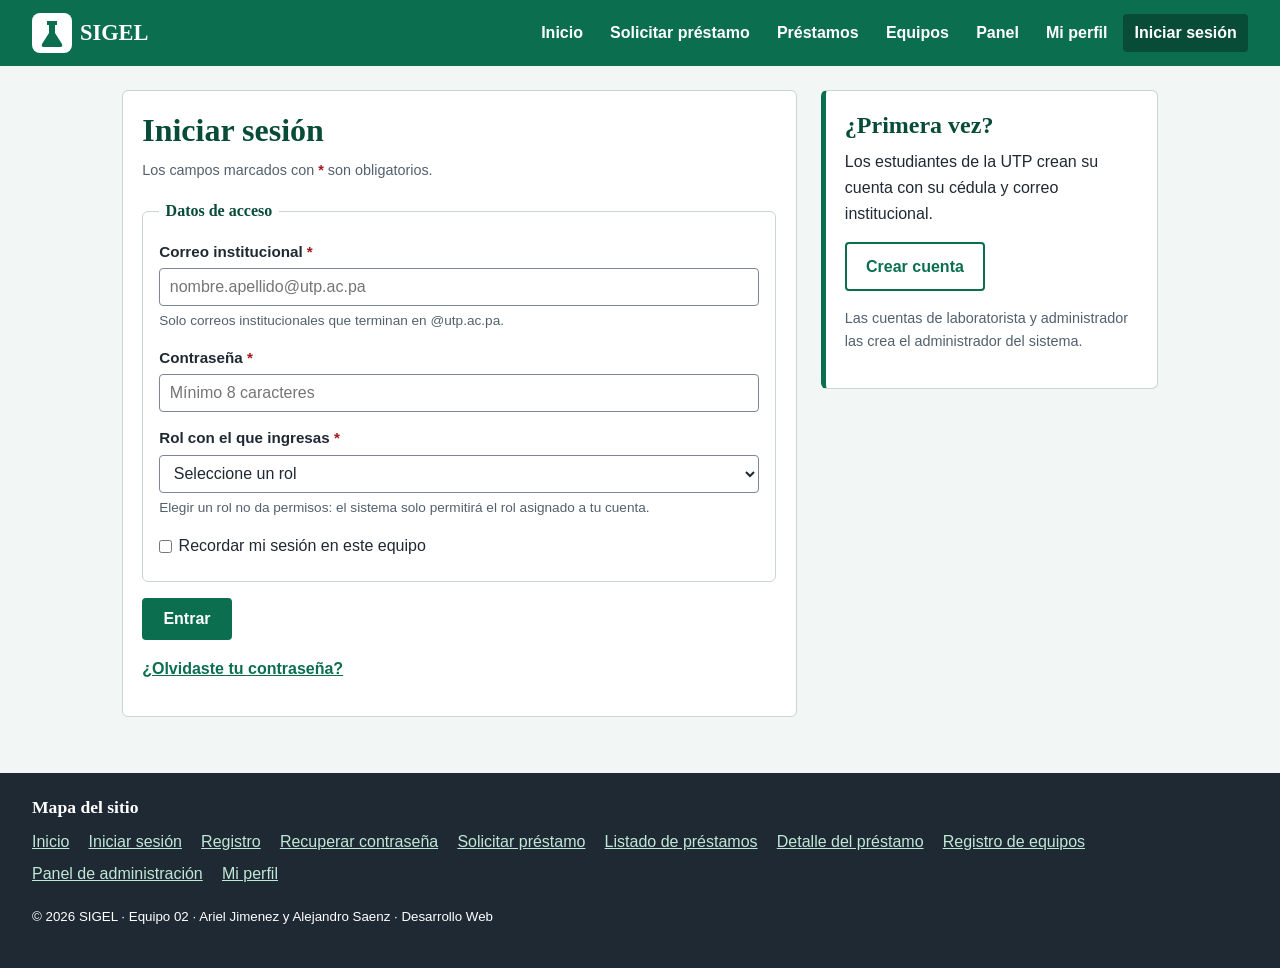
<file: login.html>
<!DOCTYPE html>
<html lang="es">
<head>
  <meta charset="utf-8">
  <meta name="viewport" content="width=device-width, initial-scale=1">
  <meta name="description" content="Inicio de sesión en SIGEL para estudiantes, laboratoristas y administradores del laboratorio.">
  <title>Iniciar sesión · SIGEL</title>
  <link rel="stylesheet" href="css/estilos.css">
</head>
<body>
  <header id="eq02-encabezado">
    <a href="index.html" class="eq02-marca"><img src="img/logo.svg" alt="Logotipo de SIGEL: matraz de laboratorio" width="40" height="40"> SIGEL</a>
    <nav class="eq02-menu" aria-label="Menú principal">
      <ul>
        <li><a href="index.html">Inicio</a></li>
        <li><a href="principal-formulario.html">Solicitar préstamo</a></li>
        <li><a href="principal-listado.html">Préstamos</a></li>
        <li><a href="secundaria-formulario.html">Equipos</a></li>
        <li><a href="panel.html">Panel</a></li>
        <li><a href="perfil.html">Mi perfil</a></li>
        <li><a href="login.html" class="eq02-activo" aria-current="page">Iniciar sesión</a></li>
      </ul>
    </nav>
  </header>

  <main class="eq02-principal">
    <div class="eq02-dos-columnas">
      <section class="eq02-formulario">
        <h1>Iniciar sesión</h1>
        <form action="#" method="post">
          <p class="eq02-nota">Los campos marcados con <span class="eq02-obligatorio">*</span> son obligatorios.</p>
          <fieldset>
            <legend>Datos de acceso</legend>
            <div class="eq02-campo">
              <label for="correo">Correo institucional <span class="eq02-obligatorio" aria-hidden="true">*</span></label>
              <input type="email" id="correo" name="correo" required maxlength="100" autocomplete="email" placeholder="nombre.apellido@utp.ac.pa" pattern=".+@utp\.ac\.pa" title="Usa tu correo institucional que termina en @utp.ac.pa" aria-describedby="eq02-ayuda-correo">
              <span class="eq02-ayuda" id="eq02-ayuda-correo">Solo correos institucionales que terminan en @utp.ac.pa.</span>
            </div>
            <div class="eq02-campo">
              <label for="contrasena">Contraseña <span class="eq02-obligatorio" aria-hidden="true">*</span></label>
              <input type="password" id="contrasena" name="contrasena" required minlength="8" maxlength="64" autocomplete="current-password" placeholder="Mínimo 8 caracteres">
            </div>
            <div class="eq02-campo">
              <label for="rol">Rol con el que ingresas <span class="eq02-obligatorio" aria-hidden="true">*</span></label>
              <select id="rol" name="rol" required aria-describedby="eq02-ayuda-rol">
                <option value="">Seleccione un rol</option>
                <option value="estudiante">Estudiante</option>
                <option value="laboratorista">Laboratorista</option>
                <option value="administrador">Administrador</option>
              </select>
              <span class="eq02-ayuda" id="eq02-ayuda-rol">Elegir un rol no da permisos: el sistema solo permitirá el rol asignado a tu cuenta.</span>
            </div>
            <div class="eq02-opcion">
              <input type="checkbox" id="recordar" name="recordar" value="1">
              <label for="recordar">Recordar mi sesión en este equipo</label>
            </div>
          </fieldset>
          <button type="submit" class="eq02-boton">Entrar</button>
        </form>
        <p><a href="recuperar.html">¿Olvidaste tu contraseña?</a></p>
      </section>
      <aside class="eq02-aside">
        <h2>¿Primera vez?</h2>
        <p>Los estudiantes de la UTP crean su cuenta con su cédula y correo institucional.</p>
        <p><a href="registro.html" class="eq02-boton eq02-boton-secundario">Crear cuenta</a></p>
        <p class="eq02-nota">Las cuentas de laboratorista y administrador las crea el administrador del sistema.</p>
      </aside>
    </div>
  </main>

  <footer id="eq02-pie" class="eq02-pie">
    <nav aria-label="Mapa del sitio">
      <h2>Mapa del sitio</h2>
      <ul class="eq02-mapa">
        <li><a href="index.html">Inicio</a></li>
        <li><a href="login.html">Iniciar sesión</a></li>
        <li><a href="registro.html">Registro</a></li>
        <li><a href="recuperar.html">Recuperar contraseña</a></li>
        <li><a href="principal-formulario.html">Solicitar préstamo</a></li>
        <li><a href="principal-listado.html">Listado de préstamos</a></li>
        <li><a href="principal-detalle.html">Detalle del préstamo</a></li>
        <li><a href="secundaria-formulario.html">Registro de equipos</a></li>
        <li><a href="panel.html">Panel de administración</a></li>
        <li><a href="perfil.html">Mi perfil</a></li>
      </ul>
    </nav>
    <p><small>&copy; 2026 SIGEL · Equipo 02 · Ariel Jimenez y Alejandro Saenz · Desarrollo Web</small></p>
  </footer>
</body>
</html>
</file>
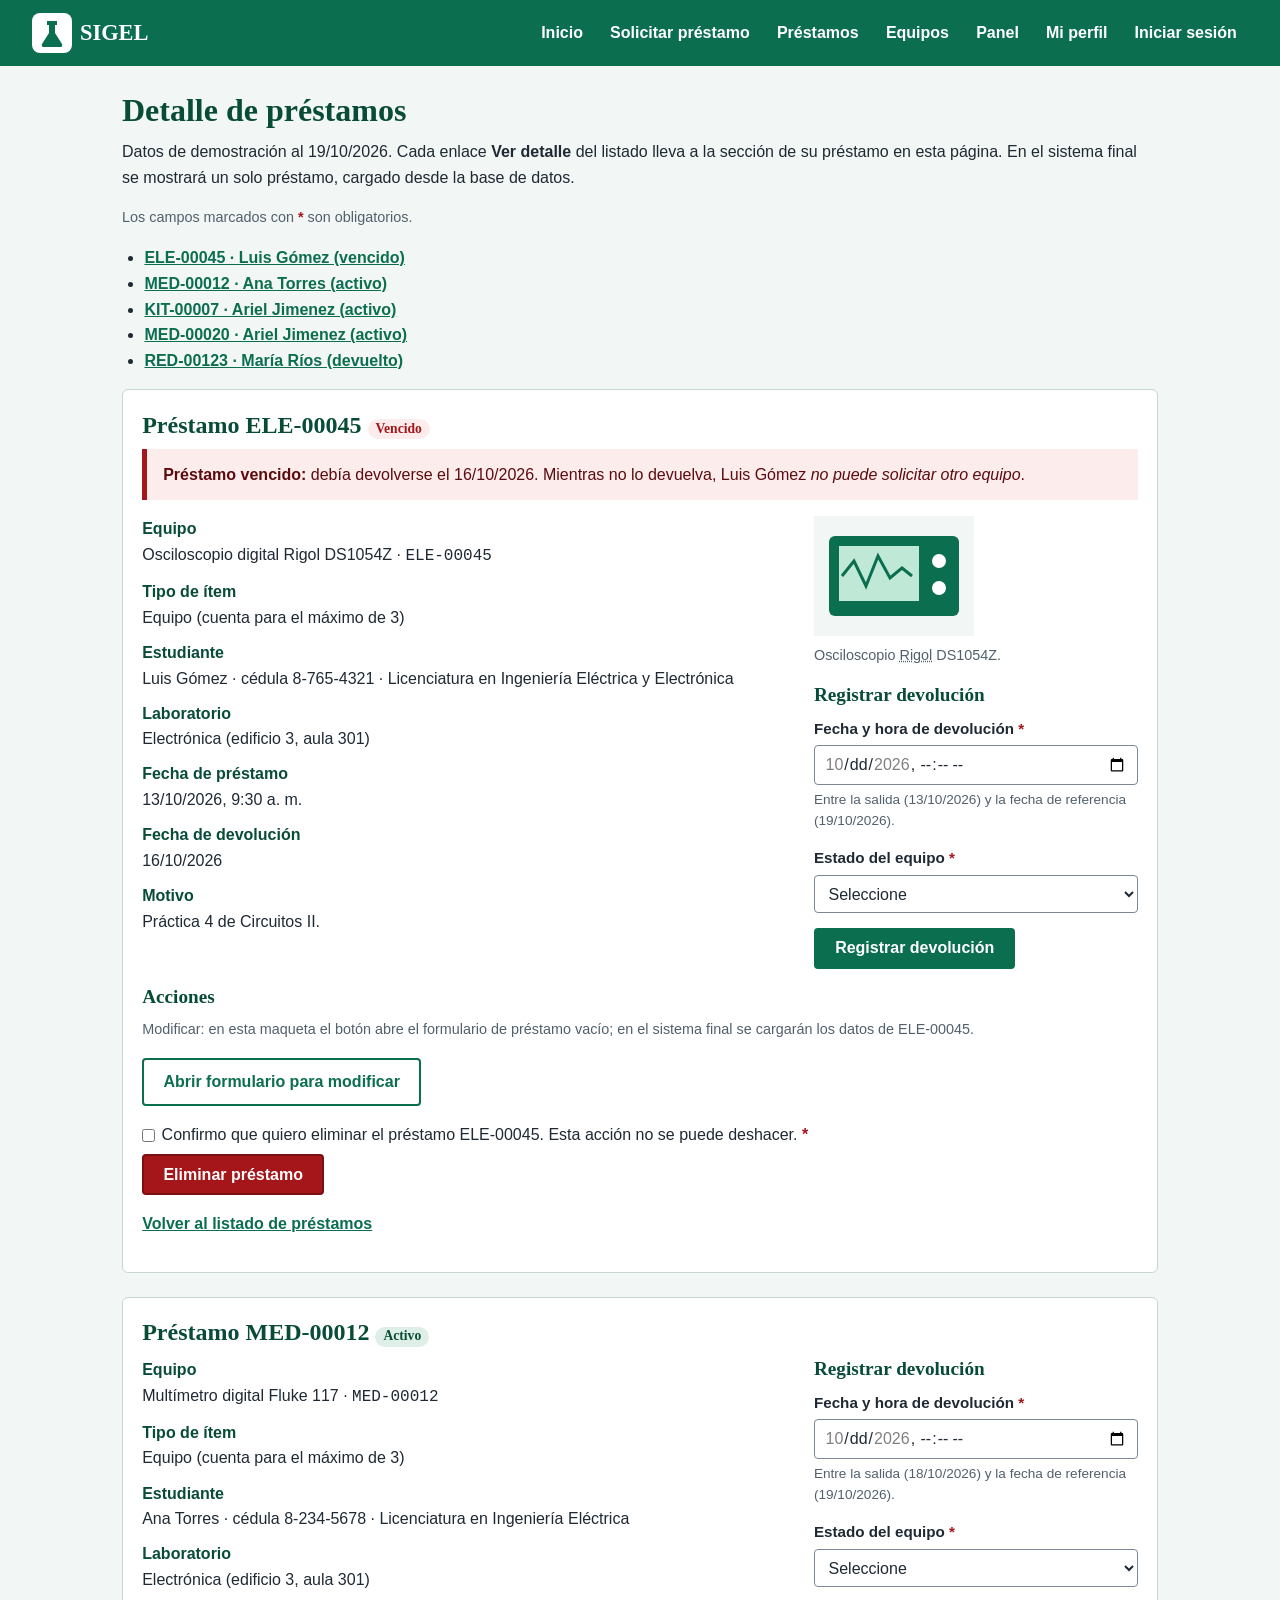
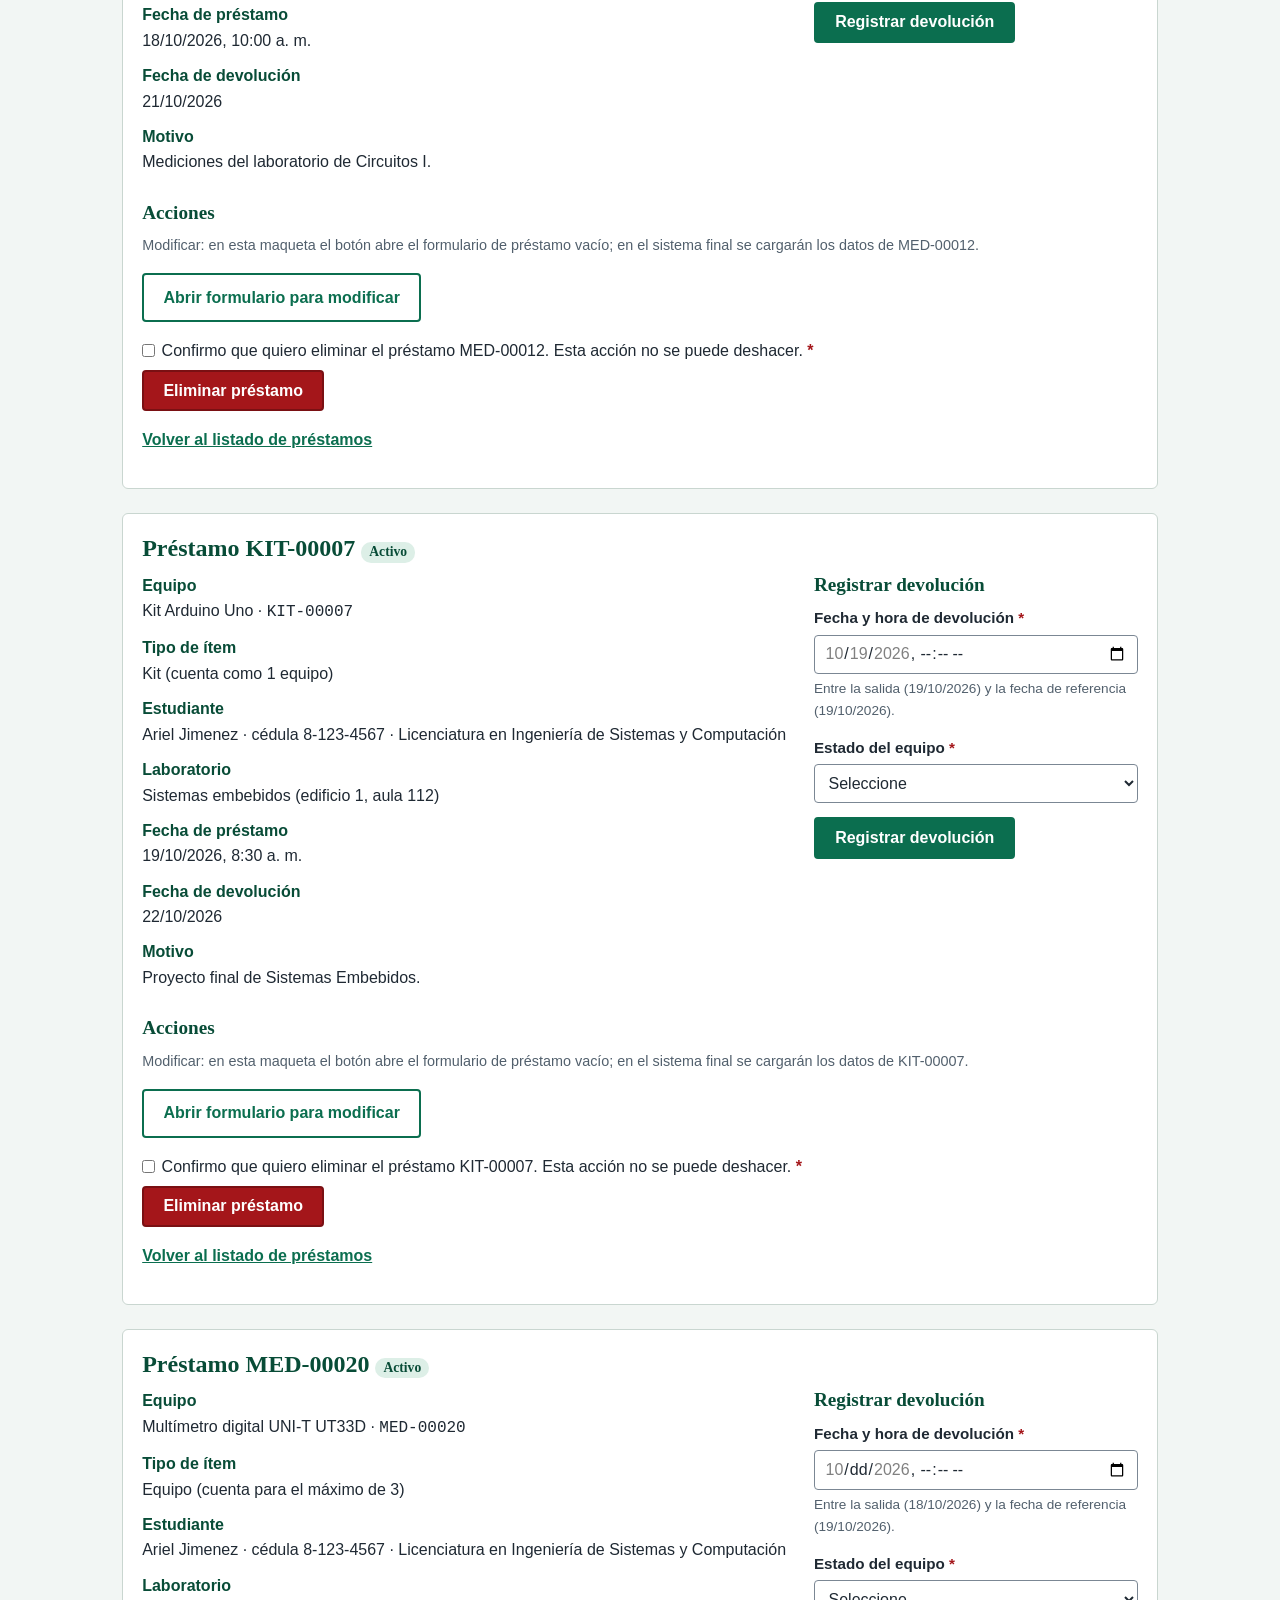
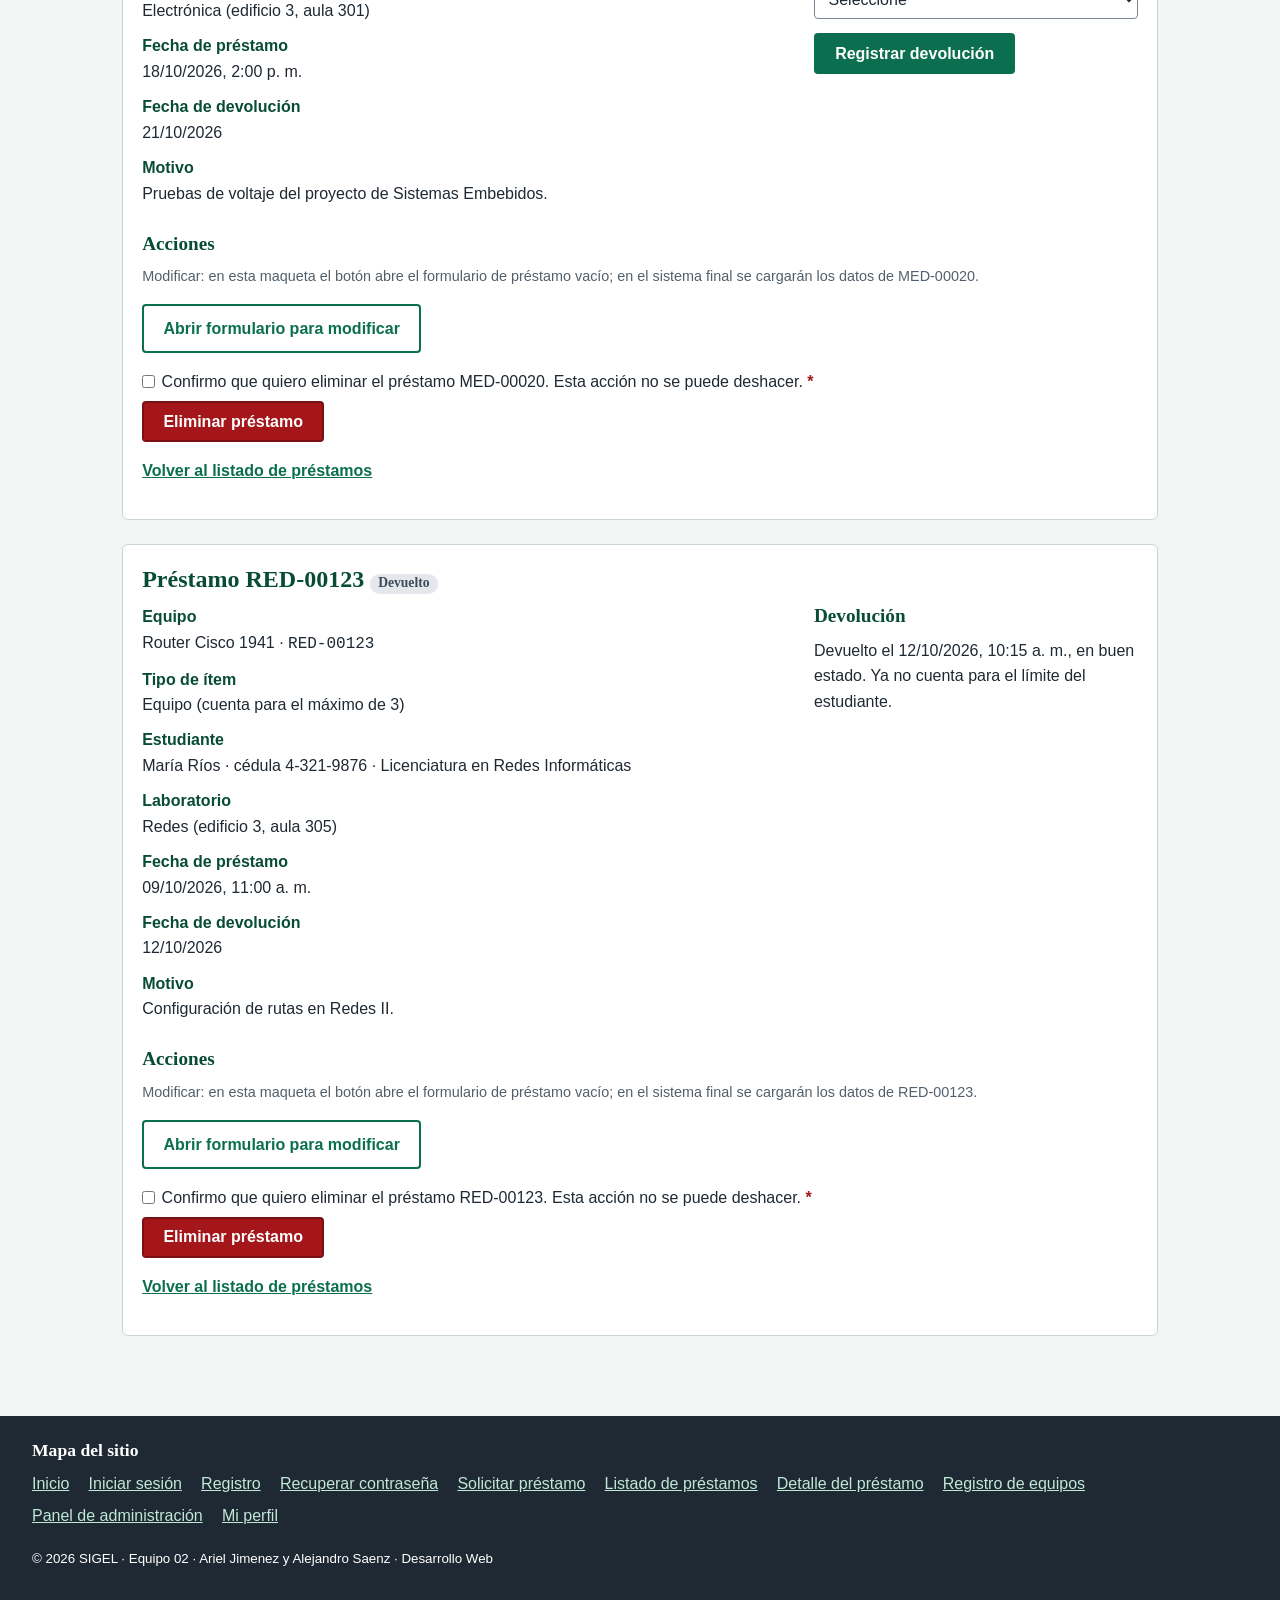
<file: principal-detalle.html>
<!DOCTYPE html>
<html lang="es">
<head>
  <meta charset="utf-8">
  <meta name="viewport" content="width=device-width, initial-scale=1">
  <meta name="description" content="Detalle de los préstamos de demostración de SIGEL con registro de devolución, modificación y eliminación con confirmación.">
  <title>Detalle de préstamos · SIGEL</title>
  <link rel="stylesheet" href="css/estilos.css">
</head>
<body>
  <header id="eq02-encabezado">
    <a href="index.html" class="eq02-marca"><img src="img/logo.svg" alt="Logotipo de SIGEL: matraz de laboratorio" width="40" height="40"> SIGEL</a>
    <nav class="eq02-menu" aria-label="Menú principal">
      <ul>
        <li><a href="index.html">Inicio</a></li>
        <li><a href="principal-formulario.html">Solicitar préstamo</a></li>
        <li><a href="principal-listado.html">Préstamos</a></li>
        <li><a href="secundaria-formulario.html">Equipos</a></li>
        <li><a href="panel.html">Panel</a></li>
        <li><a href="perfil.html">Mi perfil</a></li>
        <li><a href="login.html">Iniciar sesión</a></li>
      </ul>
    </nav>
  </header>

  <main class="eq02-principal">
    <h1>Detalle de préstamos</h1>
    <p>Datos de demostración al 19/10/2026. Cada enlace <strong>Ver detalle</strong> del listado lleva a la sección de su préstamo en esta página. En el sistema final se mostrará un solo préstamo, cargado desde la base de datos.</p>
    <p class="eq02-nota">Los campos marcados con <span class="eq02-obligatorio">*</span> son obligatorios.</p>
    <nav aria-label="Préstamos de esta página">
      <ul>
        <li><a href="#eq02-prestamo-ele-00045">ELE-00045 · Luis Gómez (vencido)</a></li>
        <li><a href="#eq02-prestamo-med-00012">MED-00012 · Ana Torres (activo)</a></li>
        <li><a href="#eq02-prestamo-kit-00007">KIT-00007 · Ariel Jimenez (activo)</a></li>
        <li><a href="#eq02-prestamo-med-00020">MED-00020 · Ariel Jimenez (activo)</a></li>
        <li><a href="#eq02-prestamo-red-00123">RED-00123 · María Ríos (devuelto)</a></li>
      </ul>
    </nav>
    <article class="eq02-tarjeta eq02-prestamo" id="eq02-prestamo-ele-00045">
      <h2>Préstamo <span class="eq02-sin-corte">ELE-00045</span> <span class="eq02-estado eq02-estado-vencido">Vencido</span></h2>
      <p class="eq02-alerta"><strong>Préstamo vencido:</strong> debía devolverse el <time datetime="2026-10-16">16/10/2026</time>. Mientras no lo devuelva, Luis Gómez <em>no puede solicitar otro equipo</em>.</p>
      <div class="eq02-dos-columnas">
        <dl class="eq02-detalle">
          <dt>Equipo</dt>
          <dd>Osciloscopio digital Rigol DS1054Z · <code>ELE-00045</code></dd>
          <dt>Tipo de ítem</dt>
          <dd>Equipo (cuenta para el máximo de 3)</dd>
          <dt>Estudiante</dt>
          <dd>Luis Gómez · cédula <span class="eq02-sin-corte">8-765-4321</span> · Licenciatura en Ingeniería Eléctrica y Electrónica</dd>
          <dt>Laboratorio</dt>
          <dd>Electrónica (edificio 3, aula 301)</dd>
          <dt>Fecha de préstamo</dt>
          <dd><time datetime="2026-10-13T09:30">13/10/2026, 9:30 a.&nbsp;m.</time></dd>
          <dt>Fecha de devolución</dt>
          <dd><time datetime="2026-10-16">16/10/2026</time></dd>
          <dt>Motivo</dt>
          <dd>Práctica 4 de Circuitos II.</dd>
        </dl>
        <div>
          <figure>
            <img src="img/osciloscopio.svg" alt="Ilustración de un osciloscopio digital con una señal en pantalla" width="160" height="120">
            <figcaption>Osciloscopio <abbr title="Rigol Technologies">Rigol</abbr> DS1054Z.</figcaption>
          </figure>
          <h3>Registrar devolución</h3>
          <form action="#" method="post">
            <input type="hidden" name="id_prestamo" value="45">
            <div class="eq02-campo">
              <label for="fecha_hora_devolucion_ele00045">Fecha y hora de devolución <span class="eq02-obligatorio" aria-hidden="true">*</span></label>
              <input type="datetime-local" id="fecha_hora_devolucion_ele00045" name="fecha_hora_devolucion" required min="2026-10-13T09:30" max="2026-10-19T20:00" aria-describedby="eq02-ayuda-devolucion-ele00045">
              <span class="eq02-ayuda" id="eq02-ayuda-devolucion-ele00045">Entre la salida (13/10/2026) y la fecha de referencia (19/10/2026).</span>
            </div>
            <div class="eq02-campo">
              <label for="estado_equipo_ele00045">Estado del equipo <span class="eq02-obligatorio" aria-hidden="true">*</span></label>
              <select id="estado_equipo_ele00045" name="estado_equipo" required>
                <option value="">Seleccione</option>
                <option value="bueno">Bueno</option>
                <option value="danado">Dañado</option>
              </select>
            </div>
            <button type="submit" class="eq02-boton">Registrar devolución</button>
          </form>
        </div>
      </div>
      <h3>Acciones</h3>
      <p class="eq02-nota">Modificar: en esta maqueta el botón abre el formulario de préstamo vacío; en el sistema final se cargarán los datos de ELE-00045.</p>
      <p class="eq02-acciones"><a href="principal-formulario.html" class="eq02-boton eq02-boton-secundario">Abrir formulario para modificar</a></p>
      <form action="#" method="post">
        <input type="hidden" name="id_prestamo" value="45">
        <div class="eq02-opcion">
          <input type="checkbox" id="confirmar_eliminar_ele00045" name="confirmar_eliminar" value="1" required>
          <label for="confirmar_eliminar_ele00045">Confirmo que quiero eliminar el préstamo ELE-00045. Esta acción no se puede deshacer. <span class="eq02-obligatorio" aria-hidden="true">*</span></label>
        </div>
        <button type="submit" name="accion" value="eliminar" class="eq02-boton eq02-boton-peligro">Eliminar préstamo</button>
      </form>
      <p><a href="principal-listado.html">Volver al listado de préstamos</a></p>
    </article>
    <article class="eq02-tarjeta eq02-prestamo" id="eq02-prestamo-med-00012">
      <h2>Préstamo <span class="eq02-sin-corte">MED-00012</span> <span class="eq02-estado">Activo</span></h2>
      <div class="eq02-dos-columnas">
        <dl class="eq02-detalle">
          <dt>Equipo</dt>
          <dd>Multímetro digital Fluke 117 · <code>MED-00012</code></dd>
          <dt>Tipo de ítem</dt>
          <dd>Equipo (cuenta para el máximo de 3)</dd>
          <dt>Estudiante</dt>
          <dd>Ana Torres · cédula <span class="eq02-sin-corte">8-234-5678</span> · Licenciatura en Ingeniería Eléctrica</dd>
          <dt>Laboratorio</dt>
          <dd>Electrónica (edificio 3, aula 301)</dd>
          <dt>Fecha de préstamo</dt>
          <dd><time datetime="2026-10-18T10:00">18/10/2026, 10:00 a.&nbsp;m.</time></dd>
          <dt>Fecha de devolución</dt>
          <dd><time datetime="2026-10-21">21/10/2026</time></dd>
          <dt>Motivo</dt>
          <dd>Mediciones del laboratorio de Circuitos I.</dd>
        </dl>
        <div>
          <h3>Registrar devolución</h3>
          <form action="#" method="post">
            <input type="hidden" name="id_prestamo" value="12">
            <div class="eq02-campo">
              <label for="fecha_hora_devolucion_med00012">Fecha y hora de devolución <span class="eq02-obligatorio" aria-hidden="true">*</span></label>
              <input type="datetime-local" id="fecha_hora_devolucion_med00012" name="fecha_hora_devolucion" required min="2026-10-18T10:00" max="2026-10-19T20:00" aria-describedby="eq02-ayuda-devolucion-med00012">
              <span class="eq02-ayuda" id="eq02-ayuda-devolucion-med00012">Entre la salida (18/10/2026) y la fecha de referencia (19/10/2026).</span>
            </div>
            <div class="eq02-campo">
              <label for="estado_equipo_med00012">Estado del equipo <span class="eq02-obligatorio" aria-hidden="true">*</span></label>
              <select id="estado_equipo_med00012" name="estado_equipo" required>
                <option value="">Seleccione</option>
                <option value="bueno">Bueno</option>
                <option value="danado">Dañado</option>
              </select>
            </div>
            <button type="submit" class="eq02-boton">Registrar devolución</button>
          </form>
        </div>
      </div>
      <h3>Acciones</h3>
      <p class="eq02-nota">Modificar: en esta maqueta el botón abre el formulario de préstamo vacío; en el sistema final se cargarán los datos de MED-00012.</p>
      <p class="eq02-acciones"><a href="principal-formulario.html" class="eq02-boton eq02-boton-secundario">Abrir formulario para modificar</a></p>
      <form action="#" method="post">
        <input type="hidden" name="id_prestamo" value="12">
        <div class="eq02-opcion">
          <input type="checkbox" id="confirmar_eliminar_med00012" name="confirmar_eliminar" value="1" required>
          <label for="confirmar_eliminar_med00012">Confirmo que quiero eliminar el préstamo MED-00012. Esta acción no se puede deshacer. <span class="eq02-obligatorio" aria-hidden="true">*</span></label>
        </div>
        <button type="submit" name="accion" value="eliminar" class="eq02-boton eq02-boton-peligro">Eliminar préstamo</button>
      </form>
      <p><a href="principal-listado.html">Volver al listado de préstamos</a></p>
    </article>
    <article class="eq02-tarjeta eq02-prestamo" id="eq02-prestamo-kit-00007">
      <h2>Préstamo <span class="eq02-sin-corte">KIT-00007</span> <span class="eq02-estado">Activo</span></h2>
      <div class="eq02-dos-columnas">
        <dl class="eq02-detalle">
          <dt>Equipo</dt>
          <dd>Kit Arduino Uno · <code>KIT-00007</code></dd>
          <dt>Tipo de ítem</dt>
          <dd>Kit (cuenta como 1 equipo)</dd>
          <dt>Estudiante</dt>
          <dd>Ariel Jimenez · cédula <span class="eq02-sin-corte">8-123-4567</span> · Licenciatura en Ingeniería de Sistemas y Computación</dd>
          <dt>Laboratorio</dt>
          <dd>Sistemas embebidos (edificio 1, aula 112)</dd>
          <dt>Fecha de préstamo</dt>
          <dd><time datetime="2026-10-19T08:30">19/10/2026, 8:30 a.&nbsp;m.</time></dd>
          <dt>Fecha de devolución</dt>
          <dd><time datetime="2026-10-22">22/10/2026</time></dd>
          <dt>Motivo</dt>
          <dd>Proyecto final de Sistemas Embebidos.</dd>
        </dl>
        <div>
          <h3>Registrar devolución</h3>
          <form action="#" method="post">
            <input type="hidden" name="id_prestamo" value="7">
            <div class="eq02-campo">
              <label for="fecha_hora_devolucion_kit00007">Fecha y hora de devolución <span class="eq02-obligatorio" aria-hidden="true">*</span></label>
              <input type="datetime-local" id="fecha_hora_devolucion_kit00007" name="fecha_hora_devolucion" required min="2026-10-19T08:30" max="2026-10-19T20:00" aria-describedby="eq02-ayuda-devolucion-kit00007">
              <span class="eq02-ayuda" id="eq02-ayuda-devolucion-kit00007">Entre la salida (19/10/2026) y la fecha de referencia (19/10/2026).</span>
            </div>
            <div class="eq02-campo">
              <label for="estado_equipo_kit00007">Estado del equipo <span class="eq02-obligatorio" aria-hidden="true">*</span></label>
              <select id="estado_equipo_kit00007" name="estado_equipo" required>
                <option value="">Seleccione</option>
                <option value="bueno">Bueno</option>
                <option value="danado">Dañado</option>
              </select>
            </div>
            <button type="submit" class="eq02-boton">Registrar devolución</button>
          </form>
        </div>
      </div>
      <h3>Acciones</h3>
      <p class="eq02-nota">Modificar: en esta maqueta el botón abre el formulario de préstamo vacío; en el sistema final se cargarán los datos de KIT-00007.</p>
      <p class="eq02-acciones"><a href="principal-formulario.html" class="eq02-boton eq02-boton-secundario">Abrir formulario para modificar</a></p>
      <form action="#" method="post">
        <input type="hidden" name="id_prestamo" value="7">
        <div class="eq02-opcion">
          <input type="checkbox" id="confirmar_eliminar_kit00007" name="confirmar_eliminar" value="1" required>
          <label for="confirmar_eliminar_kit00007">Confirmo que quiero eliminar el préstamo KIT-00007. Esta acción no se puede deshacer. <span class="eq02-obligatorio" aria-hidden="true">*</span></label>
        </div>
        <button type="submit" name="accion" value="eliminar" class="eq02-boton eq02-boton-peligro">Eliminar préstamo</button>
      </form>
      <p><a href="principal-listado.html">Volver al listado de préstamos</a></p>
    </article>
    <article class="eq02-tarjeta eq02-prestamo" id="eq02-prestamo-med-00020">
      <h2>Préstamo <span class="eq02-sin-corte">MED-00020</span> <span class="eq02-estado">Activo</span></h2>
      <div class="eq02-dos-columnas">
        <dl class="eq02-detalle">
          <dt>Equipo</dt>
          <dd>Multímetro digital UNI-T UT33D · <code>MED-00020</code></dd>
          <dt>Tipo de ítem</dt>
          <dd>Equipo (cuenta para el máximo de 3)</dd>
          <dt>Estudiante</dt>
          <dd>Ariel Jimenez · cédula <span class="eq02-sin-corte">8-123-4567</span> · Licenciatura en Ingeniería de Sistemas y Computación</dd>
          <dt>Laboratorio</dt>
          <dd>Electrónica (edificio 3, aula 301)</dd>
          <dt>Fecha de préstamo</dt>
          <dd><time datetime="2026-10-18T14:00">18/10/2026, 2:00 p.&nbsp;m.</time></dd>
          <dt>Fecha de devolución</dt>
          <dd><time datetime="2026-10-21">21/10/2026</time></dd>
          <dt>Motivo</dt>
          <dd>Pruebas de voltaje del proyecto de Sistemas Embebidos.</dd>
        </dl>
        <div>
          <h3>Registrar devolución</h3>
          <form action="#" method="post">
            <input type="hidden" name="id_prestamo" value="20">
            <div class="eq02-campo">
              <label for="fecha_hora_devolucion_med00020">Fecha y hora de devolución <span class="eq02-obligatorio" aria-hidden="true">*</span></label>
              <input type="datetime-local" id="fecha_hora_devolucion_med00020" name="fecha_hora_devolucion" required min="2026-10-18T14:00" max="2026-10-19T20:00" aria-describedby="eq02-ayuda-devolucion-med00020">
              <span class="eq02-ayuda" id="eq02-ayuda-devolucion-med00020">Entre la salida (18/10/2026) y la fecha de referencia (19/10/2026).</span>
            </div>
            <div class="eq02-campo">
              <label for="estado_equipo_med00020">Estado del equipo <span class="eq02-obligatorio" aria-hidden="true">*</span></label>
              <select id="estado_equipo_med00020" name="estado_equipo" required>
                <option value="">Seleccione</option>
                <option value="bueno">Bueno</option>
                <option value="danado">Dañado</option>
              </select>
            </div>
            <button type="submit" class="eq02-boton">Registrar devolución</button>
          </form>
        </div>
      </div>
      <h3>Acciones</h3>
      <p class="eq02-nota">Modificar: en esta maqueta el botón abre el formulario de préstamo vacío; en el sistema final se cargarán los datos de MED-00020.</p>
      <p class="eq02-acciones"><a href="principal-formulario.html" class="eq02-boton eq02-boton-secundario">Abrir formulario para modificar</a></p>
      <form action="#" method="post">
        <input type="hidden" name="id_prestamo" value="20">
        <div class="eq02-opcion">
          <input type="checkbox" id="confirmar_eliminar_med00020" name="confirmar_eliminar" value="1" required>
          <label for="confirmar_eliminar_med00020">Confirmo que quiero eliminar el préstamo MED-00020. Esta acción no se puede deshacer. <span class="eq02-obligatorio" aria-hidden="true">*</span></label>
        </div>
        <button type="submit" name="accion" value="eliminar" class="eq02-boton eq02-boton-peligro">Eliminar préstamo</button>
      </form>
      <p><a href="principal-listado.html">Volver al listado de préstamos</a></p>
    </article>
    <article class="eq02-tarjeta eq02-prestamo" id="eq02-prestamo-red-00123">
      <h2>Préstamo <span class="eq02-sin-corte">RED-00123</span> <span class="eq02-estado eq02-estado-devuelto">Devuelto</span></h2>
      <div class="eq02-dos-columnas">
        <dl class="eq02-detalle">
          <dt>Equipo</dt>
          <dd>Router Cisco 1941 · <code>RED-00123</code></dd>
          <dt>Tipo de ítem</dt>
          <dd>Equipo (cuenta para el máximo de 3)</dd>
          <dt>Estudiante</dt>
          <dd>María Ríos · cédula <span class="eq02-sin-corte">4-321-9876</span> · Licenciatura en Redes Informáticas</dd>
          <dt>Laboratorio</dt>
          <dd>Redes (edificio 3, aula 305)</dd>
          <dt>Fecha de préstamo</dt>
          <dd><time datetime="2026-10-09T11:00">09/10/2026, 11:00 a.&nbsp;m.</time></dd>
          <dt>Fecha de devolución</dt>
          <dd><time datetime="2026-10-12">12/10/2026</time></dd>
          <dt>Motivo</dt>
          <dd>Configuración de rutas en Redes II.</dd>
        </dl>
        <div>
          <h3>Devolución</h3>
          <p>Devuelto el <time datetime="2026-10-12T10:15">12/10/2026, 10:15 a.&nbsp;m.</time>, en buen estado. Ya no cuenta para el límite del estudiante.</p>
        </div>
      </div>
      <h3>Acciones</h3>
      <p class="eq02-nota">Modificar: en esta maqueta el botón abre el formulario de préstamo vacío; en el sistema final se cargarán los datos de RED-00123.</p>
      <p class="eq02-acciones"><a href="principal-formulario.html" class="eq02-boton eq02-boton-secundario">Abrir formulario para modificar</a></p>
      <form action="#" method="post">
        <input type="hidden" name="id_prestamo" value="123">
        <div class="eq02-opcion">
          <input type="checkbox" id="confirmar_eliminar_red00123" name="confirmar_eliminar" value="1" required>
          <label for="confirmar_eliminar_red00123">Confirmo que quiero eliminar el préstamo RED-00123. Esta acción no se puede deshacer. <span class="eq02-obligatorio" aria-hidden="true">*</span></label>
        </div>
        <button type="submit" name="accion" value="eliminar" class="eq02-boton eq02-boton-peligro">Eliminar préstamo</button>
      </form>
      <p><a href="principal-listado.html">Volver al listado de préstamos</a></p>
    </article>
  </main>

  <footer id="eq02-pie" class="eq02-pie">
    <nav aria-label="Mapa del sitio">
      <h2>Mapa del sitio</h2>
      <ul class="eq02-mapa">
        <li><a href="index.html">Inicio</a></li>
        <li><a href="login.html">Iniciar sesión</a></li>
        <li><a href="registro.html">Registro</a></li>
        <li><a href="recuperar.html">Recuperar contraseña</a></li>
        <li><a href="principal-formulario.html">Solicitar préstamo</a></li>
        <li><a href="principal-listado.html">Listado de préstamos</a></li>
        <li><a href="principal-detalle.html">Detalle del préstamo</a></li>
        <li><a href="secundaria-formulario.html">Registro de equipos</a></li>
        <li><a href="panel.html">Panel de administración</a></li>
        <li><a href="perfil.html">Mi perfil</a></li>
      </ul>
    </nav>
    <p><small>&copy; 2026 SIGEL · Equipo 02 · Ariel Jimenez y Alejandro Saenz · Desarrollo Web</small></p>
  </footer>
</body>
</html>
</file>
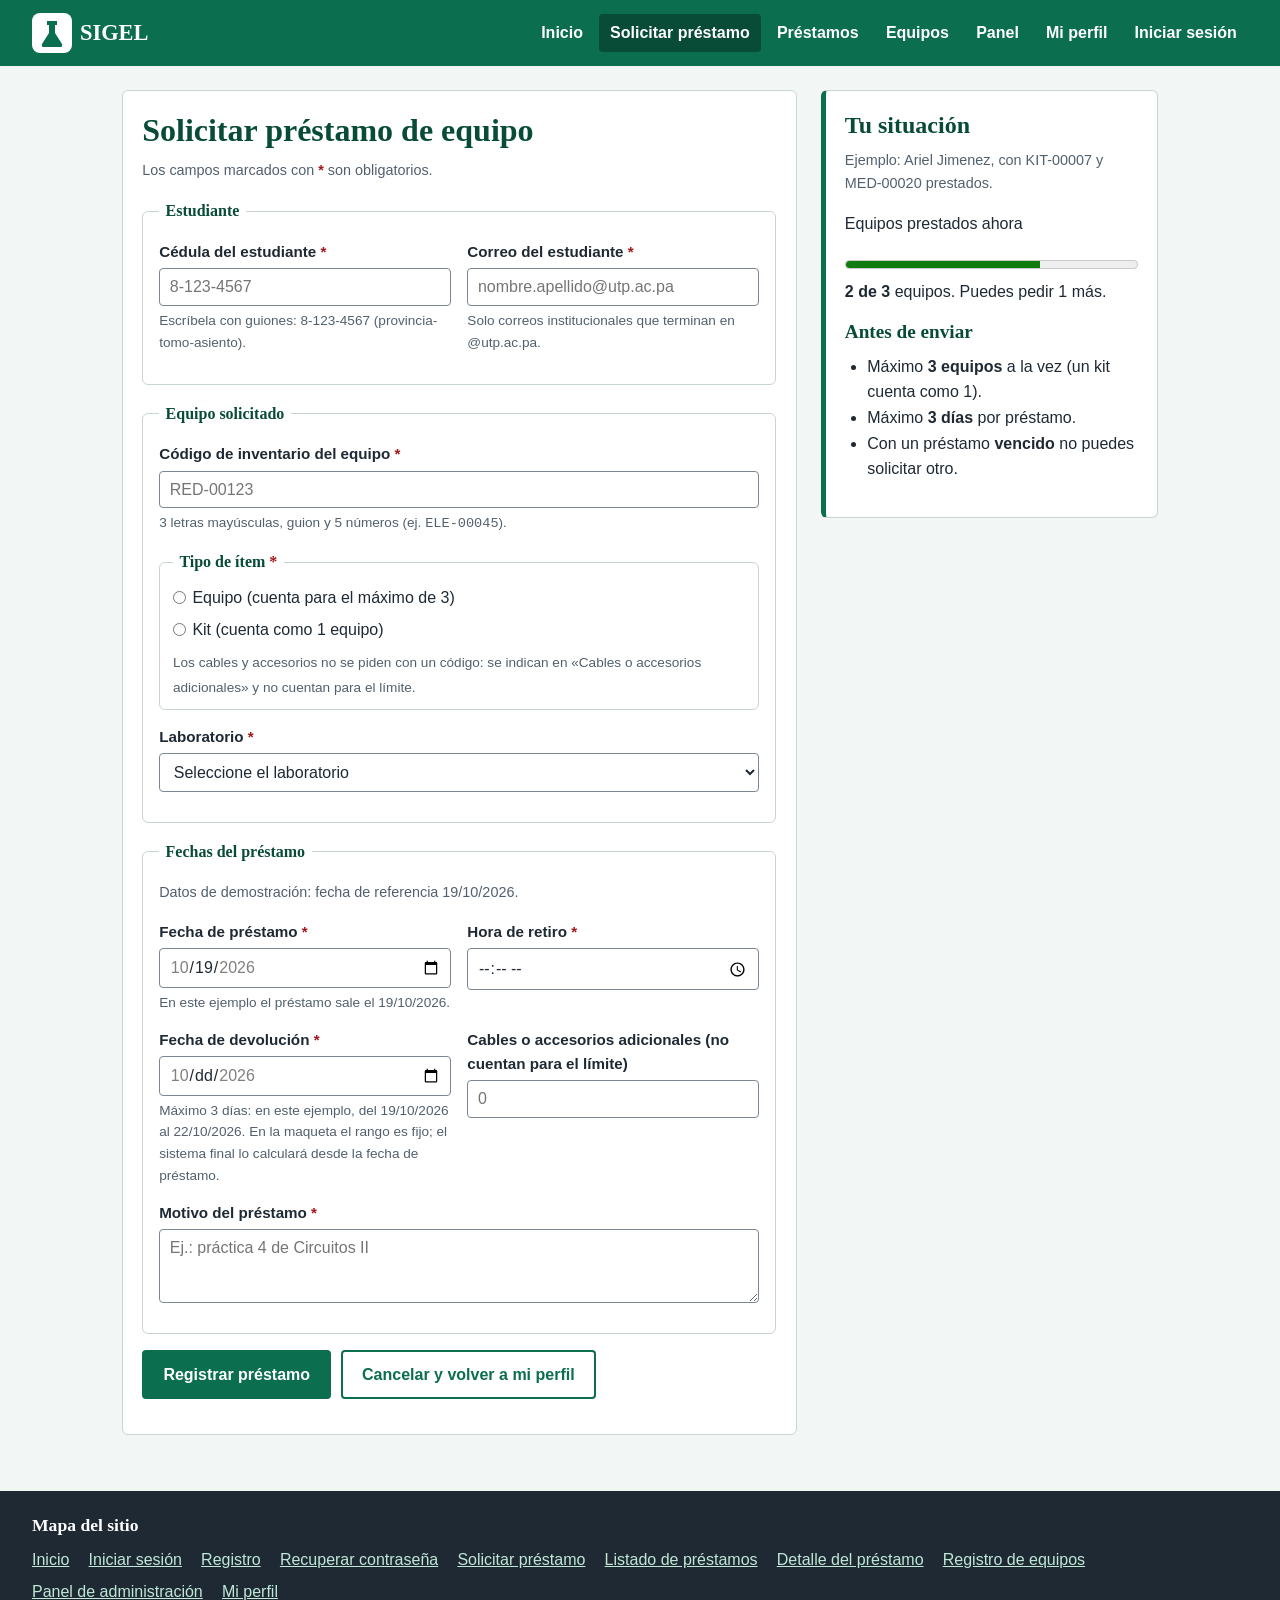
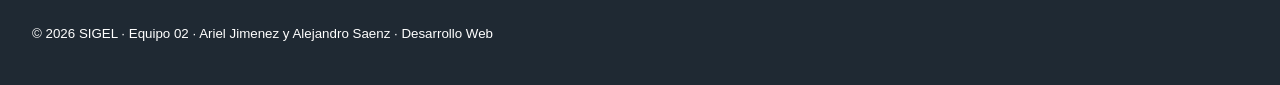
<file: principal-formulario.html>
<!DOCTYPE html>
<html lang="es">
<head>
  <meta charset="utf-8">
  <meta name="viewport" content="width=device-width, initial-scale=1">
  <meta name="description" content="Formulario para crear o modificar un préstamo de equipo del laboratorio con su código de inventario.">
  <title>Solicitar préstamo · SIGEL</title>
  <link rel="stylesheet" href="css/estilos.css">
</head>
<body>
  <header id="eq02-encabezado">
    <a href="index.html" class="eq02-marca"><img src="img/logo.svg" alt="Logotipo de SIGEL: matraz de laboratorio" width="40" height="40"> SIGEL</a>
    <nav class="eq02-menu" aria-label="Menú principal">
      <ul>
        <li><a href="index.html">Inicio</a></li>
        <li><a href="principal-formulario.html" class="eq02-activo" aria-current="page">Solicitar préstamo</a></li>
        <li><a href="principal-listado.html">Préstamos</a></li>
        <li><a href="secundaria-formulario.html">Equipos</a></li>
        <li><a href="panel.html">Panel</a></li>
        <li><a href="perfil.html">Mi perfil</a></li>
        <li><a href="login.html">Iniciar sesión</a></li>
      </ul>
    </nav>
  </header>

  <main class="eq02-principal">
    <div class="eq02-dos-columnas">
      <section class="eq02-formulario">
        <h1>Solicitar préstamo de equipo</h1>
        <form action="#" method="post">
          <p class="eq02-nota">Los campos marcados con <span class="eq02-obligatorio">*</span> son obligatorios.</p>
          <fieldset>
            <legend>Estudiante</legend>
            <div class="eq02-rejilla">
              <div class="eq02-campo">
                <label for="cedula_estudiante">Cédula del estudiante <span class="eq02-obligatorio" aria-hidden="true">*</span></label>
                <input type="text" id="cedula_estudiante" name="cedula_estudiante" required pattern="[0-9]{1,2}-[0-9]{1,4}-[0-9]{1,6}" maxlength="15" autocomplete="off" placeholder="8-123-4567" title="Cédula con guiones: provincia-tomo-asiento. Ej.: 8-123-4567" aria-describedby="eq02-ayuda-cedula-estudiante">
                <span class="eq02-ayuda" id="eq02-ayuda-cedula-estudiante">Escríbela con guiones: 8-123-4567 (provincia-tomo-asiento).</span>
              </div>
              <div class="eq02-campo">
                <label for="correo_estudiante">Correo del estudiante <span class="eq02-obligatorio" aria-hidden="true">*</span></label>
                <input type="email" id="correo_estudiante" name="correo_estudiante" required maxlength="100" autocomplete="email" placeholder="nombre.apellido@utp.ac.pa" pattern=".+@utp\.ac\.pa" title="Correo institucional del estudiante, termina en @utp.ac.pa" aria-describedby="eq02-ayuda-correo-estudiante">
                <span class="eq02-ayuda" id="eq02-ayuda-correo-estudiante">Solo correos institucionales que terminan en @utp.ac.pa.</span>
              </div>
            </div>
          </fieldset>
          <fieldset id="eq02-bloque-equipo">
            <legend>Equipo solicitado</legend>
            <div class="eq02-campo">
              <label for="codigo_inventario">Código de inventario del equipo <span class="eq02-obligatorio" aria-hidden="true">*</span></label>
              <input type="text" id="codigo_inventario" name="codigo_inventario" required pattern="[A-Z]{3}-[0-9]{5}" minlength="9" maxlength="9" autocomplete="off" placeholder="RED-00123" aria-describedby="eq02-ayuda-codigo-inventario">
              <span class="eq02-ayuda" id="eq02-ayuda-codigo-inventario">3 letras mayúsculas, guion y 5 números (ej. <code>ELE-00045</code>).</span>
            </div>
            <fieldset class="eq02-grupo">
              <legend>Tipo de ítem <span class="eq02-obligatorio" aria-hidden="true">*</span></legend>
              <div class="eq02-opcion">
                <input type="radio" id="tipo_equipo" name="tipo_item" value="equipo" required aria-describedby="eq02-ayuda-tipo-item">
                <label for="tipo_equipo">Equipo (cuenta para el máximo de 3)</label>
              </div>
              <div class="eq02-opcion">
                <input type="radio" id="tipo_kit" name="tipo_item" value="kit" aria-describedby="eq02-ayuda-tipo-item">
                <label for="tipo_kit">Kit (cuenta como 1 equipo)</label>
              </div>
              <span class="eq02-ayuda" id="eq02-ayuda-tipo-item">Los cables y accesorios no se piden con un código: se indican en «Cables o accesorios adicionales» y no cuentan para el límite.</span>
            </fieldset>
            <div class="eq02-campo">
              <label for="id_laboratorio">Laboratorio <span class="eq02-obligatorio" aria-hidden="true">*</span></label>
              <select id="id_laboratorio" name="id_laboratorio" required>
                <option value="">Seleccione el laboratorio</option>
                <option value="1">Electrónica (edificio 3, aula 301)</option>
                <option value="2">Redes (edificio 3, aula 305)</option>
                <option value="3">Sistemas embebidos (edificio 1, aula 112)</option>
              </select>
            </div>
          </fieldset>
          <fieldset>
            <legend>Fechas del préstamo</legend>
            <p class="eq02-nota">Datos de demostración: fecha de referencia 19/10/2026.</p>
            <div class="eq02-rejilla">
              <div class="eq02-campo">
                <label for="fecha_prestamo">Fecha de préstamo <span class="eq02-obligatorio" aria-hidden="true">*</span></label>
                <input type="date" id="fecha_prestamo" name="fecha_prestamo" required min="2026-10-19" max="2026-10-19" value="2026-10-19" aria-describedby="eq02-ayuda-fecha-prestamo">
                <span class="eq02-ayuda" id="eq02-ayuda-fecha-prestamo">En este ejemplo el préstamo sale el 19/10/2026.</span>
              </div>
              <div class="eq02-campo">
                <label for="hora_retiro">Hora de retiro <span class="eq02-obligatorio" aria-hidden="true">*</span></label>
                <input type="time" id="hora_retiro" name="hora_retiro" required min="08:00" max="20:00" step="900">
              </div>
              <div class="eq02-campo">
                <label for="fecha_devolucion">Fecha de devolución <span class="eq02-obligatorio" aria-hidden="true">*</span></label>
                <input type="date" id="fecha_devolucion" name="fecha_devolucion" required min="2026-10-19" max="2026-10-22" aria-describedby="eq02-ayuda-fecha-devolucion">
                <span class="eq02-ayuda" id="eq02-ayuda-fecha-devolucion">Máximo 3 días: en este ejemplo, del 19/10/2026 al 22/10/2026. En la maqueta el rango es fijo; el sistema final lo calculará desde la fecha de préstamo.</span>
              </div>
              <div class="eq02-campo">
                <label for="cantidad_accesorios">Cables o accesorios adicionales (no cuentan para el límite)</label>
                <input type="number" id="cantidad_accesorios" name="cantidad_accesorios" min="0" max="10" step="1" placeholder="0">
              </div>
            </div>
            <div class="eq02-campo">
              <label for="motivo">Motivo del préstamo <span class="eq02-obligatorio" aria-hidden="true">*</span></label>
              <textarea id="motivo" name="motivo" rows="3" required minlength="10" maxlength="300" placeholder="Ej.: práctica 4 de Circuitos II"></textarea>
            </div>
          </fieldset>
          <p class="eq02-acciones">
            <button type="submit" class="eq02-boton">Registrar préstamo</button>
            <a href="perfil.html" class="eq02-boton eq02-boton-secundario">Cancelar y volver a mi perfil</a>
          </p>
        </form>
      </section>
      <aside class="eq02-aside">
        <h2>Tu situación</h2>
        <p class="eq02-nota">Ejemplo: Ariel Jimenez, con KIT-00007 y MED-00020 prestados.</p>
        <p><label for="eq02-equipos-activos">Equipos prestados ahora</label></p>
        <meter id="eq02-equipos-activos" min="0" max="3" low="2" high="3" optimum="0" value="2">2 de 3</meter>
        <p><strong>2 de 3</strong> equipos. Puedes pedir 1 más.</p>
        <h3>Antes de enviar</h3>
        <ul>
          <li>Máximo <strong>3 equipos</strong> a la vez (un kit cuenta como 1).</li>
          <li>Máximo <strong>3 días</strong> por préstamo.</li>
          <li>Con un préstamo <strong>vencido</strong> no puedes solicitar otro.</li>
        </ul>
      </aside>
    </div>
  </main>

  <footer id="eq02-pie" class="eq02-pie">
    <nav aria-label="Mapa del sitio">
      <h2>Mapa del sitio</h2>
      <ul class="eq02-mapa">
        <li><a href="index.html">Inicio</a></li>
        <li><a href="login.html">Iniciar sesión</a></li>
        <li><a href="registro.html">Registro</a></li>
        <li><a href="recuperar.html">Recuperar contraseña</a></li>
        <li><a href="principal-formulario.html">Solicitar préstamo</a></li>
        <li><a href="principal-listado.html">Listado de préstamos</a></li>
        <li><a href="principal-detalle.html">Detalle del préstamo</a></li>
        <li><a href="secundaria-formulario.html">Registro de equipos</a></li>
        <li><a href="panel.html">Panel de administración</a></li>
        <li><a href="perfil.html">Mi perfil</a></li>
      </ul>
    </nav>
    <p><small>&copy; 2026 SIGEL · Equipo 02 · Ariel Jimenez y Alejandro Saenz · Desarrollo Web</small></p>
  </footer>
</body>
</html>
</file>
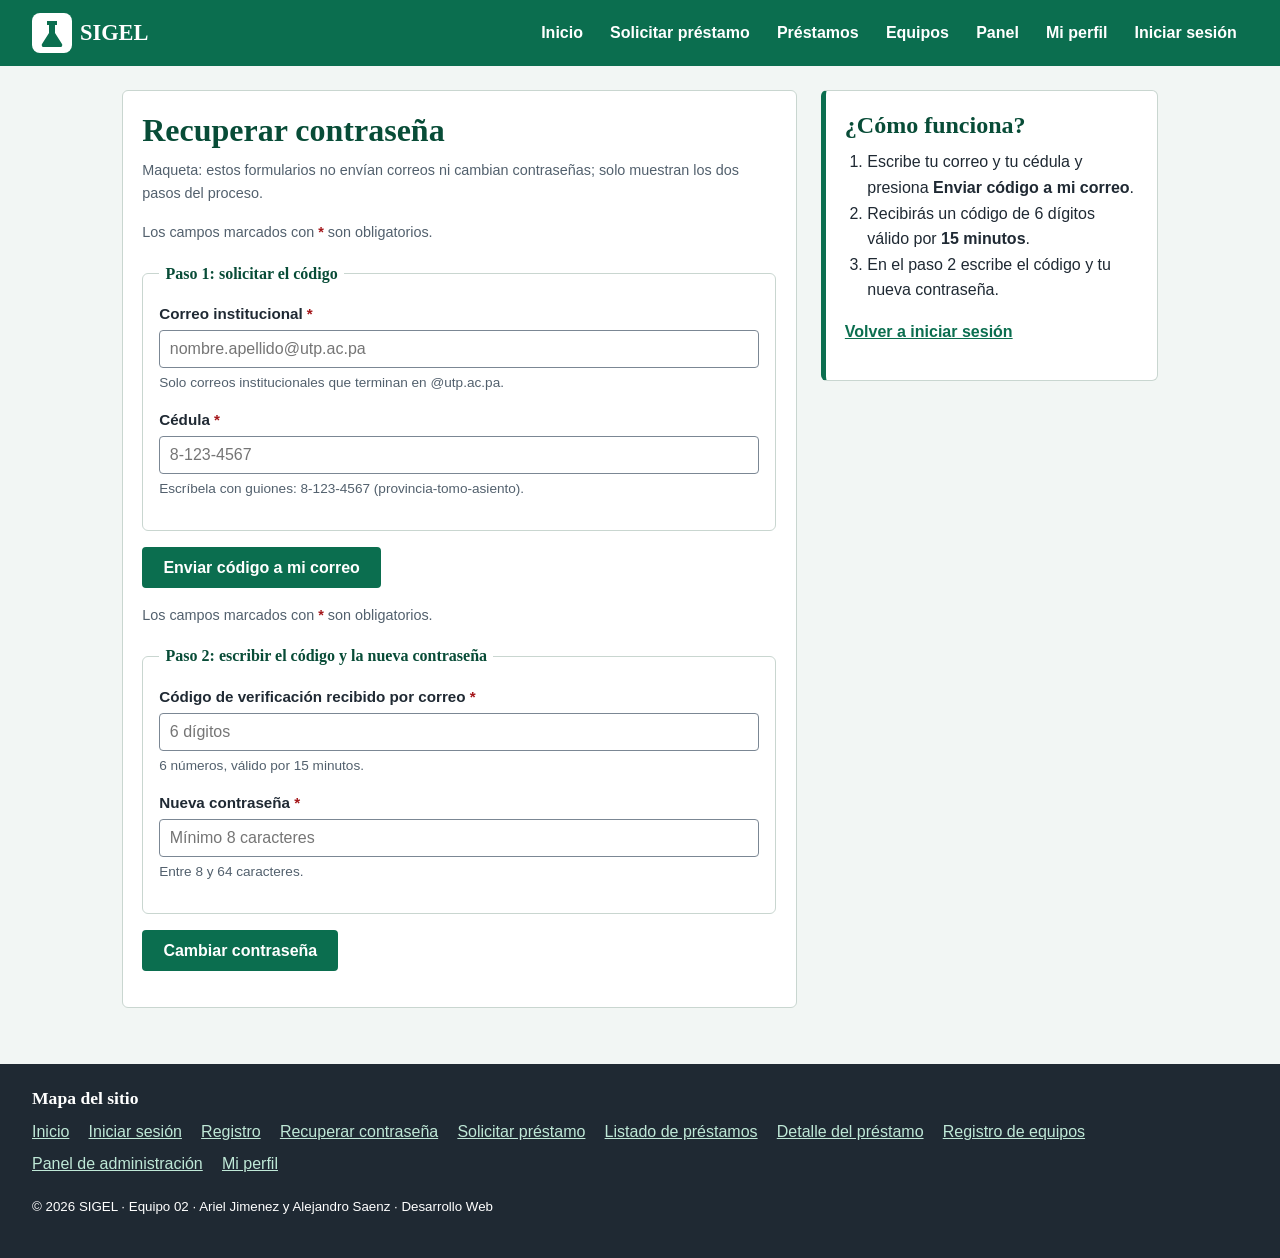
<file: recuperar.html>
<!DOCTYPE html>
<html lang="es">
<head>
  <meta charset="utf-8">
  <meta name="viewport" content="width=device-width, initial-scale=1">
  <meta name="description" content="Recuperación de la contraseña de una cuenta de SIGEL mediante el correo institucional.">
  <title>Recuperar contraseña · SIGEL</title>
  <link rel="stylesheet" href="css/estilos.css">
</head>
<body>
  <header id="eq02-encabezado">
    <a href="index.html" class="eq02-marca"><img src="img/logo.svg" alt="Logotipo de SIGEL: matraz de laboratorio" width="40" height="40"> SIGEL</a>
    <nav class="eq02-menu" aria-label="Menú principal">
      <ul>
        <li><a href="index.html">Inicio</a></li>
        <li><a href="principal-formulario.html">Solicitar préstamo</a></li>
        <li><a href="principal-listado.html">Préstamos</a></li>
        <li><a href="secundaria-formulario.html">Equipos</a></li>
        <li><a href="panel.html">Panel</a></li>
        <li><a href="perfil.html">Mi perfil</a></li>
        <li><a href="login.html">Iniciar sesión</a></li>
      </ul>
    </nav>
  </header>

  <main class="eq02-principal">
    <div class="eq02-dos-columnas">
      <section class="eq02-formulario">
        <h1>Recuperar contraseña</h1>
        <p class="eq02-nota">Maqueta: estos formularios no envían correos ni cambian contraseñas; solo muestran los dos pasos del proceso.</p>
        <form action="#" method="post">
          <p class="eq02-nota">Los campos marcados con <span class="eq02-obligatorio">*</span> son obligatorios.</p>
          <fieldset>
            <legend>Paso 1: solicitar el código</legend>
            <div class="eq02-campo">
              <label for="correo">Correo institucional <span class="eq02-obligatorio" aria-hidden="true">*</span></label>
              <input type="email" id="correo" name="correo" required maxlength="100" autocomplete="email" placeholder="nombre.apellido@utp.ac.pa" pattern=".+@utp\.ac\.pa" title="Usa tu correo institucional que termina en @utp.ac.pa" aria-describedby="eq02-ayuda-correo">
              <span class="eq02-ayuda" id="eq02-ayuda-correo">Solo correos institucionales que terminan en @utp.ac.pa.</span>
            </div>
            <div class="eq02-campo">
              <label for="cedula">Cédula <span class="eq02-obligatorio" aria-hidden="true">*</span></label>
              <input type="text" id="cedula" name="cedula" required pattern="[0-9]{1,2}-[0-9]{1,4}-[0-9]{1,6}" maxlength="15" autocomplete="off" placeholder="8-123-4567" title="Cédula con guiones: provincia-tomo-asiento. Ej.: 8-123-4567" aria-describedby="eq02-ayuda-cedula">
              <span class="eq02-ayuda" id="eq02-ayuda-cedula">Escríbela con guiones: 8-123-4567 (provincia-tomo-asiento).</span>
            </div>
          </fieldset>
          <button type="submit" name="accion" value="solicitar_codigo" class="eq02-boton">Enviar código a mi correo</button>
        </form>

        <form action="#" method="post">
          <p class="eq02-nota">Los campos marcados con <span class="eq02-obligatorio">*</span> son obligatorios.</p>
          <fieldset>
            <legend>Paso 2: escribir el código y la nueva contraseña</legend>
            <div class="eq02-campo">
              <label for="codigo_verificacion">Código de verificación recibido por correo <span class="eq02-obligatorio" aria-hidden="true">*</span></label>
              <input type="text" id="codigo_verificacion" name="codigo_verificacion" required pattern="[0-9]{6}" minlength="6" maxlength="6" inputmode="numeric" autocomplete="one-time-code" placeholder="6 dígitos" aria-describedby="eq02-ayuda-codigo">
              <span class="eq02-ayuda" id="eq02-ayuda-codigo">6 números, válido por 15 minutos.</span>
            </div>
            <div class="eq02-campo">
              <label for="nueva_contrasena">Nueva contraseña <span class="eq02-obligatorio" aria-hidden="true">*</span></label>
              <input type="password" id="nueva_contrasena" name="nueva_contrasena" required minlength="8" maxlength="64" autocomplete="new-password" placeholder="Mínimo 8 caracteres" aria-describedby="eq02-ayuda-contrasena">
              <span class="eq02-ayuda" id="eq02-ayuda-contrasena">Entre 8 y 64 caracteres.</span>
            </div>
          </fieldset>
          <button type="submit" name="accion" value="cambiar_contrasena" class="eq02-boton">Cambiar contraseña</button>
        </form>
      </section>
      <aside class="eq02-aside">
        <h2>¿Cómo funciona?</h2>
        <ol>
          <li>Escribe tu correo y tu cédula y presiona <strong>Enviar código a mi correo</strong>.</li>
          <li>Recibirás un código de 6 dígitos válido por <strong>15 minutos</strong>.</li>
          <li>En el paso 2 escribe el código y tu nueva contraseña.</li>
        </ol>
        <p><a href="login.html">Volver a iniciar sesión</a></p>
      </aside>
    </div>
  </main>

  <footer id="eq02-pie" class="eq02-pie">
    <nav aria-label="Mapa del sitio">
      <h2>Mapa del sitio</h2>
      <ul class="eq02-mapa">
        <li><a href="index.html">Inicio</a></li>
        <li><a href="login.html">Iniciar sesión</a></li>
        <li><a href="registro.html">Registro</a></li>
        <li><a href="recuperar.html">Recuperar contraseña</a></li>
        <li><a href="principal-formulario.html">Solicitar préstamo</a></li>
        <li><a href="principal-listado.html">Listado de préstamos</a></li>
        <li><a href="principal-detalle.html">Detalle del préstamo</a></li>
        <li><a href="secundaria-formulario.html">Registro de equipos</a></li>
        <li><a href="panel.html">Panel de administración</a></li>
        <li><a href="perfil.html">Mi perfil</a></li>
      </ul>
    </nav>
    <p><small>&copy; 2026 SIGEL · Equipo 02 · Ariel Jimenez y Alejandro Saenz · Desarrollo Web</small></p>
  </footer>
</body>
</html>
</file>
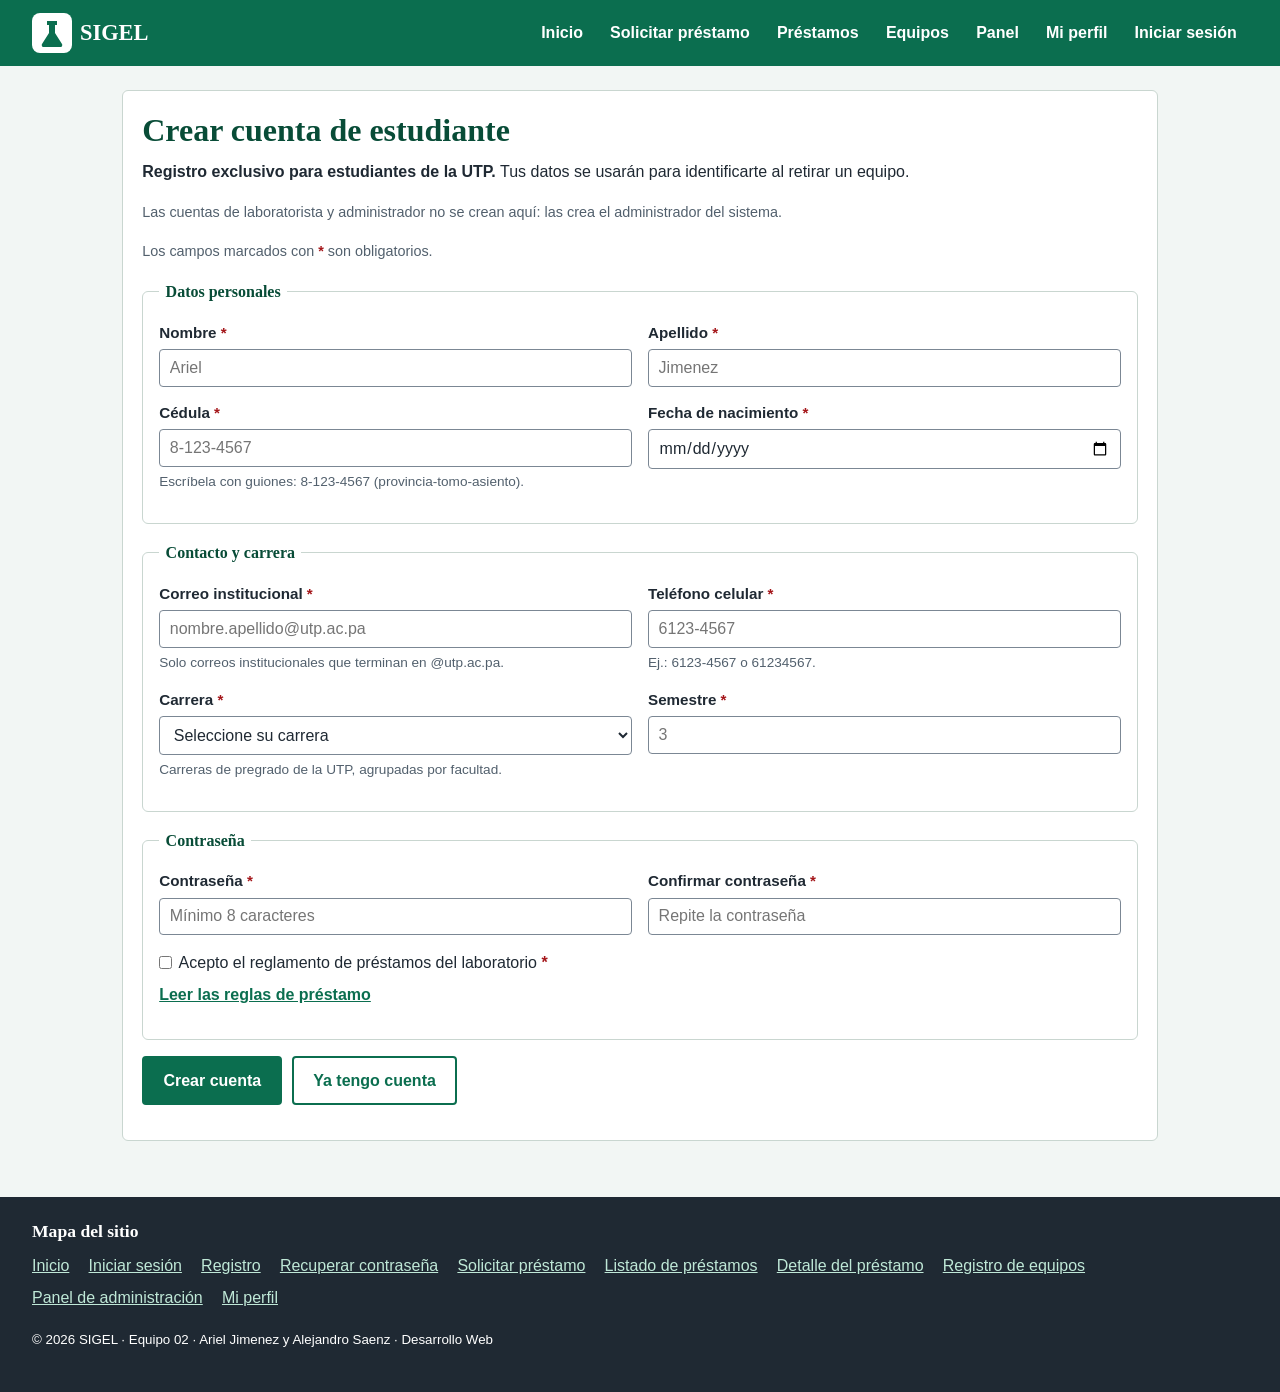
<file: registro.html>
<!DOCTYPE html>
<html lang="es">
<head>
  <meta charset="utf-8">
  <meta name="viewport" content="width=device-width, initial-scale=1">
  <meta name="description" content="Registro de nuevos estudiantes en SIGEL para solicitar préstamos de equipos del laboratorio.">
  <title>Registro de estudiante · SIGEL</title>
  <link rel="stylesheet" href="css/estilos.css">
</head>
<body>
  <header id="eq02-encabezado">
    <a href="index.html" class="eq02-marca"><img src="img/logo.svg" alt="Logotipo de SIGEL: matraz de laboratorio" width="40" height="40"> SIGEL</a>
    <nav class="eq02-menu" aria-label="Menú principal">
      <ul>
        <li><a href="index.html">Inicio</a></li>
        <li><a href="principal-formulario.html">Solicitar préstamo</a></li>
        <li><a href="principal-listado.html">Préstamos</a></li>
        <li><a href="secundaria-formulario.html">Equipos</a></li>
        <li><a href="panel.html">Panel</a></li>
        <li><a href="perfil.html">Mi perfil</a></li>
        <li><a href="login.html">Iniciar sesión</a></li>
      </ul>
    </nav>
  </header>

  <main class="eq02-principal">
    <section class="eq02-formulario">
      <h1>Crear cuenta de estudiante</h1>
      <p><strong>Registro exclusivo para estudiantes de la UTP.</strong> Tus datos se usarán para identificarte al retirar un equipo.</p>
      <p class="eq02-nota">Las cuentas de laboratorista y administrador no se crean aquí: las crea el administrador del sistema.</p>
      <form action="#" method="post">
        <p class="eq02-nota">Los campos marcados con <span class="eq02-obligatorio">*</span> son obligatorios.</p>
        <fieldset>
          <legend>Datos personales</legend>
          <div class="eq02-rejilla">
            <div class="eq02-campo">
              <label for="nombre">Nombre <span class="eq02-obligatorio" aria-hidden="true">*</span></label>
              <input type="text" id="nombre" name="nombre" required minlength="2" maxlength="50" autocomplete="given-name" placeholder="Ariel">
            </div>
            <div class="eq02-campo">
              <label for="apellido">Apellido <span class="eq02-obligatorio" aria-hidden="true">*</span></label>
              <input type="text" id="apellido" name="apellido" required minlength="2" maxlength="50" autocomplete="family-name" placeholder="Jimenez">
            </div>
            <div class="eq02-campo">
              <label for="cedula">Cédula <span class="eq02-obligatorio" aria-hidden="true">*</span></label>
              <input type="text" id="cedula" name="cedula" required pattern="[0-9]{1,2}-[0-9]{1,4}-[0-9]{1,6}" maxlength="15" autocomplete="off" placeholder="8-123-4567" title="Cédula con guiones: provincia-tomo-asiento. Ej.: 8-123-4567" aria-describedby="eq02-ayuda-cedula">
              <span class="eq02-ayuda" id="eq02-ayuda-cedula">Escríbela con guiones: 8-123-4567 (provincia-tomo-asiento).</span>
            </div>
            <div class="eq02-campo">
              <label for="fecha_nacimiento">Fecha de nacimiento <span class="eq02-obligatorio" aria-hidden="true">*</span></label>
              <input type="date" id="fecha_nacimiento" name="fecha_nacimiento" required max="2026-10-19" autocomplete="bday">
            </div>
          </div>
        </fieldset>
        <fieldset>
          <legend>Contacto y carrera</legend>
          <div class="eq02-rejilla">
            <div class="eq02-campo">
              <label for="correo">Correo institucional <span class="eq02-obligatorio" aria-hidden="true">*</span></label>
              <input type="email" id="correo" name="correo" required maxlength="100" autocomplete="email" placeholder="nombre.apellido@utp.ac.pa" pattern=".+@utp\.ac\.pa" title="Usa tu correo institucional que termina en @utp.ac.pa" aria-describedby="eq02-ayuda-correo">
              <span class="eq02-ayuda" id="eq02-ayuda-correo">Solo correos institucionales que terminan en @utp.ac.pa.</span>
            </div>
            <div class="eq02-campo">
              <label for="telefono">Teléfono celular <span class="eq02-obligatorio" aria-hidden="true">*</span></label>
              <input type="tel" id="telefono" name="telefono" required pattern="6[0-9]{3}-?[0-9]{4}" maxlength="9" autocomplete="tel" placeholder="6123-4567" title="Celular de 8 dígitos que empieza en 6, con o sin guion. Ej.: 6123-4567" aria-describedby="eq02-ayuda-telefono">
              <span class="eq02-ayuda" id="eq02-ayuda-telefono">Ej.: 6123-4567 o 61234567.</span>
            </div>
            <div class="eq02-campo">
              <label for="carrera">Carrera <span class="eq02-obligatorio" aria-hidden="true">*</span></label>
              <select id="carrera" name="carrera" required aria-describedby="eq02-ayuda-carrera">
                <option value="">Seleccione su carrera</option>
                <optgroup label="Facultad de Ciencias y Tecnología">
                  <option value="fct-ingenieria-en-alimentos">Licenciatura en Ingeniería en Alimentos</option>
                  <option value="fct-ingenieria-forestal">Licenciatura en Ingeniería Forestal</option>
                  <option value="fct-ingenieria-quimica">Licenciatura en Ingeniería Química</option>
                  <option value="fct-comunicacion-ejecutiva-bilingue">Licenciatura en Comunicación Ejecutiva Bilingüe</option>
                </optgroup>
                <optgroup label="Facultad de Ingeniería Civil">
                  <option value="fic-ingenieria-civil">Licenciatura en Ingeniería Civil</option>
                  <option value="fic-ingenieria-ambiental">Licenciatura en Ingeniería Ambiental</option>
                  <option value="fic-ingenieria-geologica">Licenciatura en Ingeniería Geológica</option>
                  <option value="fic-ingenieria-geomatica">Licenciatura en Ingeniería Geomática</option>
                  <option value="fic-ingenieria-maritima-portuaria">Licenciatura en Ingeniería Marítima Portuaria</option>
                  <option value="fic-ingenieria-en-administracion-de-proyectos-de-construccion">Licenciatura en Ingeniería en Administración de Proyectos de Construcción</option>
                  <option value="fic-dibujo-automatizado">Licenciatura en Dibujo Automatizado</option>
                  <option value="fic-edificaciones">Licenciatura en Edificaciones</option>
                  <option value="fic-operaciones-maritimas-y-portuarias">Licenciatura en Operaciones Marítimas y Portuarias</option>
                  <option value="fic-saneamiento-y-ambiente">Licenciatura en Saneamiento y Ambiente</option>
                  <option value="fic-topografia">Licenciatura en Topografía</option>
                  <option value="fic-modelado-y-gestion-digital-en-proyectos">Licenciatura en Modelado y Gestión Digital en Proyectos</option>
                </optgroup>
                <optgroup label="Facultad de Ingeniería Eléctrica">
                  <option value="fie-ingenieria-electrica">Licenciatura en Ingeniería Eléctrica</option>
                  <option value="fie-ingenieria-electrica-y-electronica">Licenciatura en Ingeniería Eléctrica y Electrónica</option>
                  <option value="fie-ingenieria-electromecanica">Licenciatura en Ingeniería Electromecánica</option>
                  <option value="fie-ingenieria-electronica-industrial">Licenciatura en Ingeniería Electrónica Industrial</option>
                  <option value="fie-ingenieria-electronica-y-telecomunicaciones">Licenciatura en Ingeniería Electrónica y Telecomunicaciones</option>
                  <option value="fie-ingenieria-de-control-y-automatizacion">Licenciatura en Ingeniería de Control y Automatización</option>
                  <option value="fie-ingenieria-electronica">Licenciatura en Ingeniería Electrónica</option>
                  <option value="fie-ingenieria-en-telecomunicaciones">Licenciatura en Ingeniería en Telecomunicaciones</option>
                  <option value="fie-electronica-y-sistemas-de-comunicacion">Licenciatura en Electrónica y Sistemas de Comunicación</option>
                  <option value="fie-sistemas-electricos-y-automatizacion">Licenciatura en Sistemas Eléctricos y Automatización</option>
                </optgroup>
                <optgroup label="Facultad de Ingeniería Eléctrica: técnicos">
                  <option value="fie-tecnico-en-ingenieria-electromecanica-industrial">Técnico en Ingeniería Electromecánica Industrial</option>
                  <option value="fie-tecnico-en-ingenieria-con-especializacion-en-electronica-biomedica">Técnico en Ingeniería con Especialización en Electrónica Biomédica</option>
                  <option value="fie-tecnico-en-ingenieria-con-especializacion-en-sistemas-electricos">Técnico en Ingeniería con Especialización en Sistemas Eléctricos</option>
                  <option value="fie-tecnico-en-ingenieria-con-especializacion-en-telecomunicaciones">Técnico en Ingeniería con Especialización en Telecomunicaciones</option>
                  <option value="fie-tecnico-en-ingenieria-con-especializacion-en-autotronica">Técnico en Ingeniería con Especialización en Autotrónica</option>
                </optgroup>
                <optgroup label="Facultad de Ingeniería Industrial">
                  <option value="fii-ingenieria-industrial">Licenciatura en Ingeniería Industrial</option>
                  <option value="fii-ingenieria-logistica-y-cadena-de-suministro">Licenciatura en Ingeniería Logística y Cadena de Suministro</option>
                  <option value="fii-ingenieria-mecanica-industrial">Licenciatura en Ingeniería Mecánica Industrial</option>
                  <option value="fii-ingenieria-en-seguridad-industrial-e-higiene-ocupacional">Licenciatura en Ingeniería en Seguridad Industrial e Higiene Ocupacional</option>
                  <option value="fii-gestion-administrativa">Licenciatura en Gestión Administrativa</option>
                  <option value="fii-gestion-de-la-produccion-industrial">Licenciatura en Gestión de la Producción Industrial</option>
                  <option value="fii-logistica-y-transporte-multimodal">Licenciatura en Logística y Transporte Multimodal</option>
                  <option value="fii-mercadeo-y-negocios-internacionales">Licenciatura en Mercadeo y Negocios Internacionales</option>
                  <option value="fii-recursos-humanos-y-gestion-de-la-productividad">Licenciatura en Recursos Humanos y Gestión de la Productividad</option>
                  <option value="fii-mercadeo-y-comercio-internacional">Licenciatura en Mercadeo y Comercio Internacional</option>
                </optgroup>
                <optgroup label="Facultad de Ingeniería Mecánica">
                  <option value="fim-ingenieria-mecanica">Licenciatura en Ingeniería Mecánica</option>
                  <option value="fim-ingenieria-de-mantenimiento">Licenciatura en Ingeniería de Mantenimiento</option>
                  <option value="fim-ingenieria-naval">Licenciatura en Ingeniería Naval</option>
                  <option value="fim-ingenieria-aeronautica">Licenciatura en Ingeniería Aeronáutica</option>
                  <option value="fim-ingenieria-de-energia-y-ambiente">Licenciatura en Ingeniería de Energía y Ambiente</option>
                  <option value="fim-mecanica-industrial">Licenciatura en Mecánica Industrial</option>
                  <option value="fim-refrigeracion-y-aire-acondicionado">Licenciatura en Refrigeración y Aire Acondicionado</option>
                  <option value="fim-mecanica-automotriz">Licenciatura en Mecánica Automotriz</option>
                  <option value="fim-soldadura">Licenciatura en Soldadura</option>
                  <option value="fim-administracion-de-aviacion">Licenciatura en Administración de Aviación</option>
                  <option value="fim-administracion-de-aviacion-con-opcion-a-vuelo-piloto">Licenciatura en Administración de Aviación con Opción a Vuelo (Piloto)</option>
                </optgroup>
                <optgroup label="Facultad de Ingeniería Mecánica: técnicos">
                  <option value="fim-tecnico-en-ingenieria-de-mantenimiento-de-aeronaves-con-especializacion-en-motores-y-fuselajes">Técnico en Ingeniería de Mantenimiento de Aeronaves con Especialización en Motores y Fuselajes</option>
                  <option value="fim-tecnico-en-despacho-de-vuelo">Técnico en Despacho de Vuelo</option>
                </optgroup>
                <optgroup label="Facultad de Ingeniería de Sistemas Computacionales">
                  <option value="fisc-ingenieria-de-sistemas-de-informacion">Licenciatura en Ingeniería de Sistemas de Información</option>
                  <option value="fisc-ingenieria-de-sistemas-de-informacion-gerencial">Licenciatura en Ingeniería de Sistemas de Información Gerencial</option>
                  <option value="fisc-ingenieria-de-sistemas-y-computacion">Licenciatura en Ingeniería de Sistemas y Computación</option>
                  <option value="fisc-ingenieria-de-software">Licenciatura en Ingeniería de Software</option>
                  <option value="fisc-ciberseguridad">Licenciatura en Ciberseguridad</option>
                  <option value="fisc-ciencias-de-la-computacion">Licenciatura en Ciencias de la Computación</option>
                  <option value="fisc-desarrollo-de-software">Licenciatura en Desarrollo de Software</option>
                  <option value="fisc-desarrollo-y-gestion-de-software">Licenciatura en Desarrollo y Gestión de Software</option>
                  <option value="fisc-informatica-aplicada-a-la-educacion">Licenciatura en Informática Aplicada a la Educación</option>
                  <option value="fisc-redes-informaticas">Licenciatura en Redes Informáticas</option>
                </optgroup>
                <optgroup label="Facultad de Ingeniería de Sistemas Computacionales: técnicos">
                  <option value="fisc-tecnico-en-informatica-para-la-gestion-empresarial">Técnico en Informática para la Gestión Empresarial</option>
                </optgroup>
              </select>
              <span class="eq02-ayuda" id="eq02-ayuda-carrera">Carreras de pregrado de la UTP, agrupadas por facultad.</span>
            </div>
            <div class="eq02-campo">
              <label for="semestre">Semestre <span class="eq02-obligatorio" aria-hidden="true">*</span></label>
              <input type="number" id="semestre" name="semestre" required min="1" step="1" placeholder="3">
            </div>
          </div>
        </fieldset>
        <fieldset>
          <legend>Contraseña</legend>
          <div class="eq02-rejilla">
            <div class="eq02-campo">
              <label for="contrasena">Contraseña <span class="eq02-obligatorio" aria-hidden="true">*</span></label>
              <input type="password" id="contrasena" name="contrasena" required minlength="8" maxlength="64" autocomplete="new-password" placeholder="Mínimo 8 caracteres">
            </div>
            <div class="eq02-campo">
              <label for="confirmar_contrasena">Confirmar contraseña <span class="eq02-obligatorio" aria-hidden="true">*</span></label>
              <input type="password" id="confirmar_contrasena" name="confirmar_contrasena" required minlength="8" maxlength="64" autocomplete="new-password" placeholder="Repite la contraseña">
            </div>
          </div>
          <div class="eq02-opcion">
            <input type="checkbox" id="acepta_reglamento" name="acepta_reglamento" value="1" required>
            <label for="acepta_reglamento">Acepto el reglamento de préstamos del laboratorio <span class="eq02-obligatorio" aria-hidden="true">*</span></label>
          </div>
          <p><a href="index.html#eq02-reglas">Leer las reglas de préstamo</a></p>
        </fieldset>
        <p class="eq02-acciones">
          <button type="submit" class="eq02-boton">Crear cuenta</button>
          <a href="login.html" class="eq02-boton eq02-boton-secundario">Ya tengo cuenta</a>
        </p>
      </form>
    </section>
  </main>

  <footer id="eq02-pie" class="eq02-pie">
    <nav aria-label="Mapa del sitio">
      <h2>Mapa del sitio</h2>
      <ul class="eq02-mapa">
        <li><a href="index.html">Inicio</a></li>
        <li><a href="login.html">Iniciar sesión</a></li>
        <li><a href="registro.html">Registro</a></li>
        <li><a href="recuperar.html">Recuperar contraseña</a></li>
        <li><a href="principal-formulario.html">Solicitar préstamo</a></li>
        <li><a href="principal-listado.html">Listado de préstamos</a></li>
        <li><a href="principal-detalle.html">Detalle del préstamo</a></li>
        <li><a href="secundaria-formulario.html">Registro de equipos</a></li>
        <li><a href="panel.html">Panel de administración</a></li>
        <li><a href="perfil.html">Mi perfil</a></li>
      </ul>
    </nav>
    <p><small>&copy; 2026 SIGEL · Equipo 02 · Ariel Jimenez y Alejandro Saenz · Desarrollo Web</small></p>
  </footer>
</body>
</html>
</file>
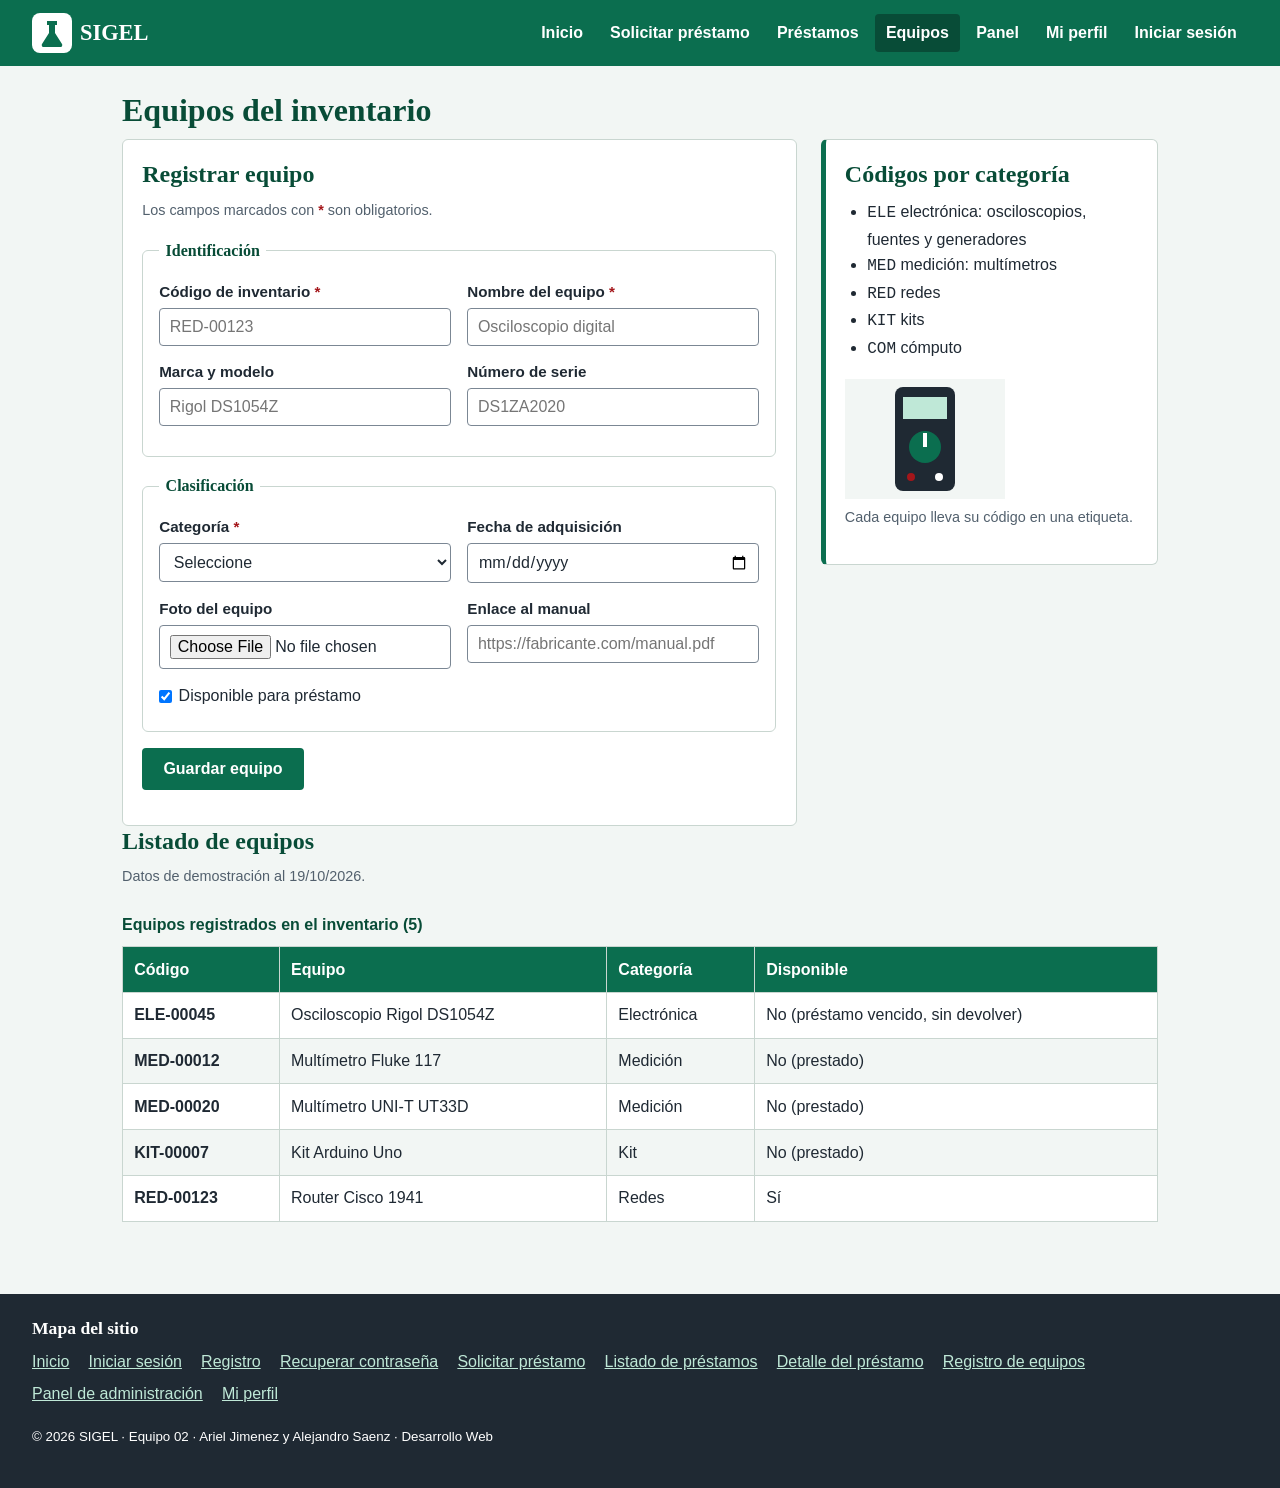
<file: secundaria-formulario.html>
<!DOCTYPE html>
<html lang="es">
<head>
  <meta charset="utf-8">
  <meta name="viewport" content="width=device-width, initial-scale=1">
  <meta name="description" content="Registro y listado de los equipos del inventario del laboratorio con su código de inventario.">
  <title>Registro de equipos · SIGEL</title>
  <link rel="stylesheet" href="css/estilos.css">
</head>
<body>
  <header id="eq02-encabezado">
    <a href="index.html" class="eq02-marca"><img src="img/logo.svg" alt="Logotipo de SIGEL: matraz de laboratorio" width="40" height="40"> SIGEL</a>
    <nav class="eq02-menu" aria-label="Menú principal">
      <ul>
        <li><a href="index.html">Inicio</a></li>
        <li><a href="principal-formulario.html">Solicitar préstamo</a></li>
        <li><a href="principal-listado.html">Préstamos</a></li>
        <li><a href="secundaria-formulario.html" class="eq02-activo" aria-current="page">Equipos</a></li>
        <li><a href="panel.html">Panel</a></li>
        <li><a href="perfil.html">Mi perfil</a></li>
        <li><a href="login.html">Iniciar sesión</a></li>
      </ul>
    </nav>
  </header>

  <main class="eq02-principal">
    <h1>Equipos del inventario</h1>
    <div class="eq02-dos-columnas">
      <section class="eq02-formulario">
        <h2>Registrar equipo</h2>
        <form action="#" method="post" enctype="multipart/form-data">
          <p class="eq02-nota">Los campos marcados con <span class="eq02-obligatorio">*</span> son obligatorios.</p>
          <fieldset>
            <legend>Identificación</legend>
            <div class="eq02-rejilla">
              <div class="eq02-campo">
                <label for="codigo_inventario">Código de inventario <span class="eq02-obligatorio" aria-hidden="true">*</span></label>
                <input type="text" id="codigo_inventario" name="codigo_inventario" required pattern="[A-Z]{3}-[0-9]{5}" minlength="9" maxlength="9" autocomplete="off" placeholder="RED-00123">
              </div>
              <div class="eq02-campo">
                <label for="nombre_equipo">Nombre del equipo <span class="eq02-obligatorio" aria-hidden="true">*</span></label>
                <input type="text" id="nombre_equipo" name="nombre_equipo" required minlength="3" maxlength="80" placeholder="Osciloscopio digital">
              </div>
              <div class="eq02-campo">
                <label for="marca">Marca y modelo</label>
                <input type="text" id="marca" name="marca" maxlength="60" placeholder="Rigol DS1054Z">
              </div>
              <div class="eq02-campo">
                <label for="numero_serie">Número de serie</label>
                <input type="text" id="numero_serie" name="numero_serie" maxlength="40" autocomplete="off" placeholder="DS1ZA2020">
              </div>
            </div>
          </fieldset>
          <fieldset>
            <legend>Clasificación</legend>
            <div class="eq02-rejilla">
              <div class="eq02-campo">
                <label for="categoria">Categoría <span class="eq02-obligatorio" aria-hidden="true">*</span></label>
                <select id="categoria" name="categoria" required>
                  <option value="">Seleccione</option>
                  <option value="electronica">Electrónica</option>
                  <option value="medicion">Medición</option>
                  <option value="redes">Redes</option>
                  <option value="computo">Cómputo</option>
                  <option value="kit">Kit</option>
                  <option value="accesorio">Cable o accesorio</option>
                </select>
              </div>
              <div class="eq02-campo">
                <label for="fecha_adquisicion">Fecha de adquisición</label>
                <input type="date" id="fecha_adquisicion" name="fecha_adquisicion" max="2026-10-19">
              </div>
              <div class="eq02-campo">
                <label for="foto_equipo">Foto del equipo</label>
                <input type="file" id="foto_equipo" name="foto_equipo" accept="image/png, image/jpeg">
              </div>
              <div class="eq02-campo">
                <label for="url_manual">Enlace al manual</label>
                <input type="url" id="url_manual" name="url_manual" maxlength="200" placeholder="https://fabricante.com/manual.pdf">
              </div>
            </div>
            <div class="eq02-opcion">
              <input type="checkbox" id="disponible" name="disponible" value="1" checked>
              <label for="disponible">Disponible para préstamo</label>
            </div>
          </fieldset>
          <button type="submit" class="eq02-boton">Guardar equipo</button>
        </form>
      </section>
      <aside class="eq02-aside">
        <h2>Códigos por categoría</h2>
        <ul>
          <li><code>ELE</code> electrónica: osciloscopios, fuentes y generadores</li>
          <li><code>MED</code> medición: multímetros</li>
          <li><code>RED</code> redes</li>
          <li><code>KIT</code> kits</li>
          <li><code>COM</code> cómputo</li>
        </ul>
        <figure>
          <img src="img/multimetro.svg" alt="Ilustración de un multímetro digital" width="160" height="120">
          <figcaption>Cada equipo lleva su código en una etiqueta.</figcaption>
        </figure>
      </aside>
    </div>

    <section>
      <h2>Listado de equipos</h2>
      <p class="eq02-nota">Datos de demostración al 19/10/2026.</p>
      <div class="eq02-tabla-contenedor">
        <table>
          <caption>Equipos registrados en el inventario (5)</caption>
          <thead>
            <tr>
              <th scope="col">Código</th>
              <th scope="col">Equipo</th>
              <th scope="col">Categoría</th>
              <th scope="col">Disponible</th>
            </tr>
          </thead>
          <tbody>
            <tr>
              <th scope="row">ELE-00045</th>
              <td>Osciloscopio Rigol DS1054Z</td>
              <td>Electrónica</td>
              <td>No (préstamo vencido, sin devolver)</td>
            </tr>
            <tr>
              <th scope="row">MED-00012</th>
              <td>Multímetro Fluke 117</td>
              <td>Medición</td>
              <td>No (prestado)</td>
            </tr>
            <tr>
              <th scope="row">MED-00020</th>
              <td>Multímetro UNI-T UT33D</td>
              <td>Medición</td>
              <td>No (prestado)</td>
            </tr>
            <tr>
              <th scope="row">KIT-00007</th>
              <td>Kit Arduino Uno</td>
              <td>Kit</td>
              <td>No (prestado)</td>
            </tr>
            <tr>
              <th scope="row">RED-00123</th>
              <td>Router Cisco 1941</td>
              <td>Redes</td>
              <td>Sí</td>
            </tr>
          </tbody>
        </table>
      </div>
    </section>
  </main>

  <footer id="eq02-pie" class="eq02-pie">
    <nav aria-label="Mapa del sitio">
      <h2>Mapa del sitio</h2>
      <ul class="eq02-mapa">
        <li><a href="index.html">Inicio</a></li>
        <li><a href="login.html">Iniciar sesión</a></li>
        <li><a href="registro.html">Registro</a></li>
        <li><a href="recuperar.html">Recuperar contraseña</a></li>
        <li><a href="principal-formulario.html">Solicitar préstamo</a></li>
        <li><a href="principal-listado.html">Listado de préstamos</a></li>
        <li><a href="principal-detalle.html">Detalle del préstamo</a></li>
        <li><a href="secundaria-formulario.html">Registro de equipos</a></li>
        <li><a href="panel.html">Panel de administración</a></li>
        <li><a href="perfil.html">Mi perfil</a></li>
      </ul>
    </nav>
    <p><small>&copy; 2026 SIGEL · Equipo 02 · Ariel Jimenez y Alejandro Saenz · Desarrollo Web</small></p>
  </footer>
</body>
</html>
</file>
<file: css/estilos.css>
/*
  SIGEL · Sistema de Gestión de Préstamos de Equipos del Laboratorio
  Equipo 02 · Hoja de estilo externa (prefijo eq02-)

  Guía de estilo
  - Acento:        #0B6E4F (verde laboratorio, asignado)
  - Acento oscuro: #084C37 (hover de botones y enlaces)
  - Texto:         #1F2933
  - Fondo suave:   #F2F6F4
  - Alerta:        #A4161A (préstamos vencidos)
  - Tipografías:   Georgia (títulos) y Arial (texto, etiquetas, tablas)
  - Tamaños:       h1 2rem, h2 1.5rem, h3 1.2rem, texto 1rem, etiquetas 0.95rem
  - Contraste:     #FFFFFF sobre #0B6E4F = 6.3:1; #1F2933 sobre #F2F6F4 = 13.6:1
*/

/* Selector universal */
* {
  box-sizing: border-box;
  margin: 0;
  padding: 0;
}

body {
  font-family: Arial, Helvetica, sans-serif;
  font-size: 1rem;
  line-height: 1.6;
  color: #1F2933;
  background-color: #F2F6F4;
}

/* Selector de agrupación */
h1, h2, h3 {
  font-family: Georgia, "Times New Roman", serif;
  color: #084C37;
  line-height: 1.25;
  margin-bottom: 0.6rem;
}

h1 { font-size: 2rem; }
h2 { font-size: 1.5rem; }
h3 { font-size: 1.2rem; }

p, ul, ol, dl, table, form, figure {
  margin-bottom: 1rem;
}

ul, ol {
  padding-left: 1.4rem;
}

a {
  color: #0B6E4F;
  font-weight: bold;
}

a:hover, a:focus {
  color: #084C37;
  text-decoration: none;
}

/* Foco visible al navegar con teclado (Tab) */
a:focus, button:focus {
  outline: 3px solid #084C37;
  outline-offset: 2px;
}

#eq02-encabezado a:focus, #eq02-pie a:focus {
  outline-color: #FFFFFF;
}

img {
  max-width: 100%;
  height: auto;
}

/* Selectores de id: encabezado y pie */
#eq02-encabezado {
  display: flex;
  flex-wrap: wrap;
  align-items: center;
  justify-content: space-between;
  gap: 1rem;
  padding: 0.8rem 2rem;
  background-color: #0B6E4F;
}

#eq02-pie {
  margin-top: 2rem;
  padding: 1.5rem 2rem;
  background-color: #1F2933;
  color: #FFFFFF;
}

.eq02-marca {
  display: flex;
  align-items: center;
  gap: 0.5rem;
  color: #FFFFFF;
  font-family: Georgia, "Times New Roman", serif;
  font-size: 1.4rem;
  text-decoration: none;
}

.eq02-marca:hover, .eq02-marca:focus {
  color: #FFFFFF;
}

.eq02-menu ul {
  display: flex;
  flex-wrap: wrap;
  gap: 0.3rem;
  list-style: none;
  padding-left: 0;
  margin-bottom: 0;
}

.eq02-menu a {
  display: block;
  padding: 0.4rem 0.7rem;
  border-radius: 4px;
  color: #FFFFFF;
  text-decoration: none;
}

.eq02-menu a:hover, .eq02-menu a:focus, .eq02-menu .eq02-activo {
  background-color: #084C37;
  color: #FFFFFF;
}

.eq02-pie h2 {
  color: #FFFFFF;
  font-size: 1.1rem;
}

.eq02-mapa {
  display: flex;
  flex-wrap: wrap;
  gap: 0.4rem 1.2rem;
  list-style: none;
  padding-left: 0;
}

.eq02-mapa a {
  color: #BFE8D7;
  font-weight: normal;
}

.eq02-mapa a:hover, .eq02-mapa a:focus {
  color: #FFFFFF;
}

/* Contenido principal */
.eq02-principal {
  max-width: 1100px;
  margin: 0 auto;
  padding: 1.5rem 2rem;
}

.eq02-dos-columnas {
  display: grid;
  grid-template-columns: 2fr 1fr;
  gap: 1.5rem;
  align-items: start;
}

.eq02-tarjetas {
  display: grid;
  grid-template-columns: repeat(3, 1fr);
  gap: 1rem;
}

/* Permite que las tablas se desplacen dentro de su recuadro sin ensanchar la página en móvil */
.eq02-dos-columnas > *, .eq02-tarjetas > *, .eq02-portada > * {
  min-width: 0;
}

.eq02-tarjeta, .eq02-aside, .eq02-formulario {
  background-color: #FFFFFF;
  border: 1px solid #C9D6D0;
  border-radius: 6px;
  padding: 1.2rem;
}

.eq02-aside {
  border-left: 5px solid #0B6E4F;
}

.eq02-portada {
  display: grid;
  grid-template-columns: 3fr 2fr;
  gap: 1.5rem;
  align-items: center;
  margin-bottom: 1.5rem;
}

.eq02-portada figcaption, figcaption {
  font-size: 0.9rem;
  color: #52606D;
}

.eq02-nota {
  font-size: 0.9rem;
  color: #52606D;
}

.eq02-alerta {
  padding: 0.8rem 1rem;
  border-left: 5px solid #A4161A;
  background-color: #FDECEC;
  color: #5C0B0E;
  margin-bottom: 1rem;
}

/* Botones */
.eq02-boton {
  display: inline-block;
  padding: 0.6rem 1.2rem;
  border: 2px solid #0B6E4F;
  border-radius: 4px;
  background-color: #0B6E4F;
  color: #FFFFFF;
  font-family: Arial, Helvetica, sans-serif;
  font-size: 1rem;
  font-weight: bold;
  text-decoration: none;
  cursor: pointer;
}

.eq02-boton:hover, .eq02-boton:focus {
  background-color: #084C37;
  border-color: #063A2A;
  color: #FFFFFF;
}

.eq02-boton-secundario {
  background-color: #FFFFFF;
  color: #0B6E4F;
}

.eq02-boton-peligro {
  background-color: #A4161A;
  border-color: #7A1013;
}

.eq02-acciones {
  display: flex;
  flex-wrap: wrap;
  gap: 0.6rem;
  margin-top: 1rem;
}

/* Formularios */
fieldset {
  border: 1px solid #C9D6D0;
  border-radius: 6px;
  padding: 1rem;
  margin-bottom: 1rem;
}

legend {
  padding: 0 0.4rem;
  font-family: Georgia, "Times New Roman", serif;
  font-weight: bold;
  color: #084C37;
}

.eq02-campo {
  display: flex;
  flex-direction: column;
  gap: 0.25rem;
  margin-bottom: 0.9rem;
}

.eq02-campo label, .eq02-etiqueta {
  font-size: 0.95rem;
  font-weight: bold;
}

input, select, textarea {
  width: 100%;
  padding: 0.55rem 0.6rem;
  border: 1px solid #7B8794;
  border-radius: 4px;
  background-color: #FFFFFF;
  color: #1F2933;
  font-family: Arial, Helvetica, sans-serif;
  font-size: 1rem;
}

input:focus, select:focus, textarea:focus {
  outline: 3px solid #084C37;
  outline-offset: 1px;
  border-color: #0B6E4F;
}

input[type="checkbox"], input[type="radio"] {
  width: auto;
  margin-right: 0.4rem;
}

.eq02-obligatorio {
  color: #A4161A;
  font-weight: bold;
}

.eq02-grupo {
  margin-bottom: 0.9rem;
  padding: 0.6rem 0.8rem;
}

.eq02-opcion {
  display: flex;
  align-items: center;
  margin-bottom: 0.4rem;
}

.eq02-rejilla {
  display: grid;
  grid-template-columns: 1fr 1fr;
  gap: 0 1rem;
}

.eq02-ayuda {
  font-size: 0.85rem;
  color: #52606D;
}

.eq02-filtros {
  display: grid;
  grid-template-columns: 2fr 1fr 1fr auto;
  gap: 1rem;
  align-items: end;
}

/* Tablas */
.eq02-tabla-contenedor {
  overflow-x: auto;
}

table {
  width: 100%;
  border-collapse: collapse;
  background-color: #FFFFFF;
}

caption {
  text-align: left;
  font-weight: bold;
  padding: 0.5rem 0;
  color: #084C37;
}

th, td {
  padding: 0.6rem 0.7rem;
  border: 1px solid #C9D6D0;
  text-align: left;
}

thead th {
  background-color: #0B6E4F;
  color: #FFFFFF;
}

tbody tr:nth-child(even) {
  background-color: #F2F6F4;
}

tbody tr:hover {
  background-color: #DDEFE7;
}

tfoot td {
  font-weight: bold;
}

.eq02-estado {
  display: inline-block;
  padding: 0.1rem 0.5rem;
  border-radius: 10px;
  font-size: 0.85rem;
  font-weight: bold;
  background-color: #DDEFE7;
  color: #084C37;
}

.eq02-estado-devuelto {
  background-color: #E4E7EB;
  color: #3E4C59;
}

.eq02-estado-vencido {
  background-color: #FDECEC;
  color: #A4161A;
}

/* Detalle */
.eq02-sin-corte {
  white-space: nowrap;
}

.eq02-prestamo {
  margin-bottom: 1.5rem;
  scroll-margin-top: 1rem;
}

.eq02-prestamo:target {
  outline: 3px solid #0B6E4F;
  outline-offset: 4px;
}

.eq02-detalle dt {
  font-weight: bold;
  color: #084C37;
}

.eq02-detalle dd {
  margin: 0 0 0.6rem 0;
}

meter {
  width: 100%;
  height: 1.2rem;
}

/* Móvil */
@media (max-width: 760px) {
  #eq02-encabezado, #eq02-pie, .eq02-principal {
    padding-left: 1rem;
    padding-right: 1rem;
  }

  .eq02-dos-columnas, .eq02-tarjetas, .eq02-portada, .eq02-rejilla, .eq02-filtros {
    grid-template-columns: 1fr;
  }

  .eq02-menu ul {
    flex-direction: column;
    width: 100%;
  }

  h1 { font-size: 1.6rem; }
  h2 { font-size: 1.3rem; }
}
</file>
